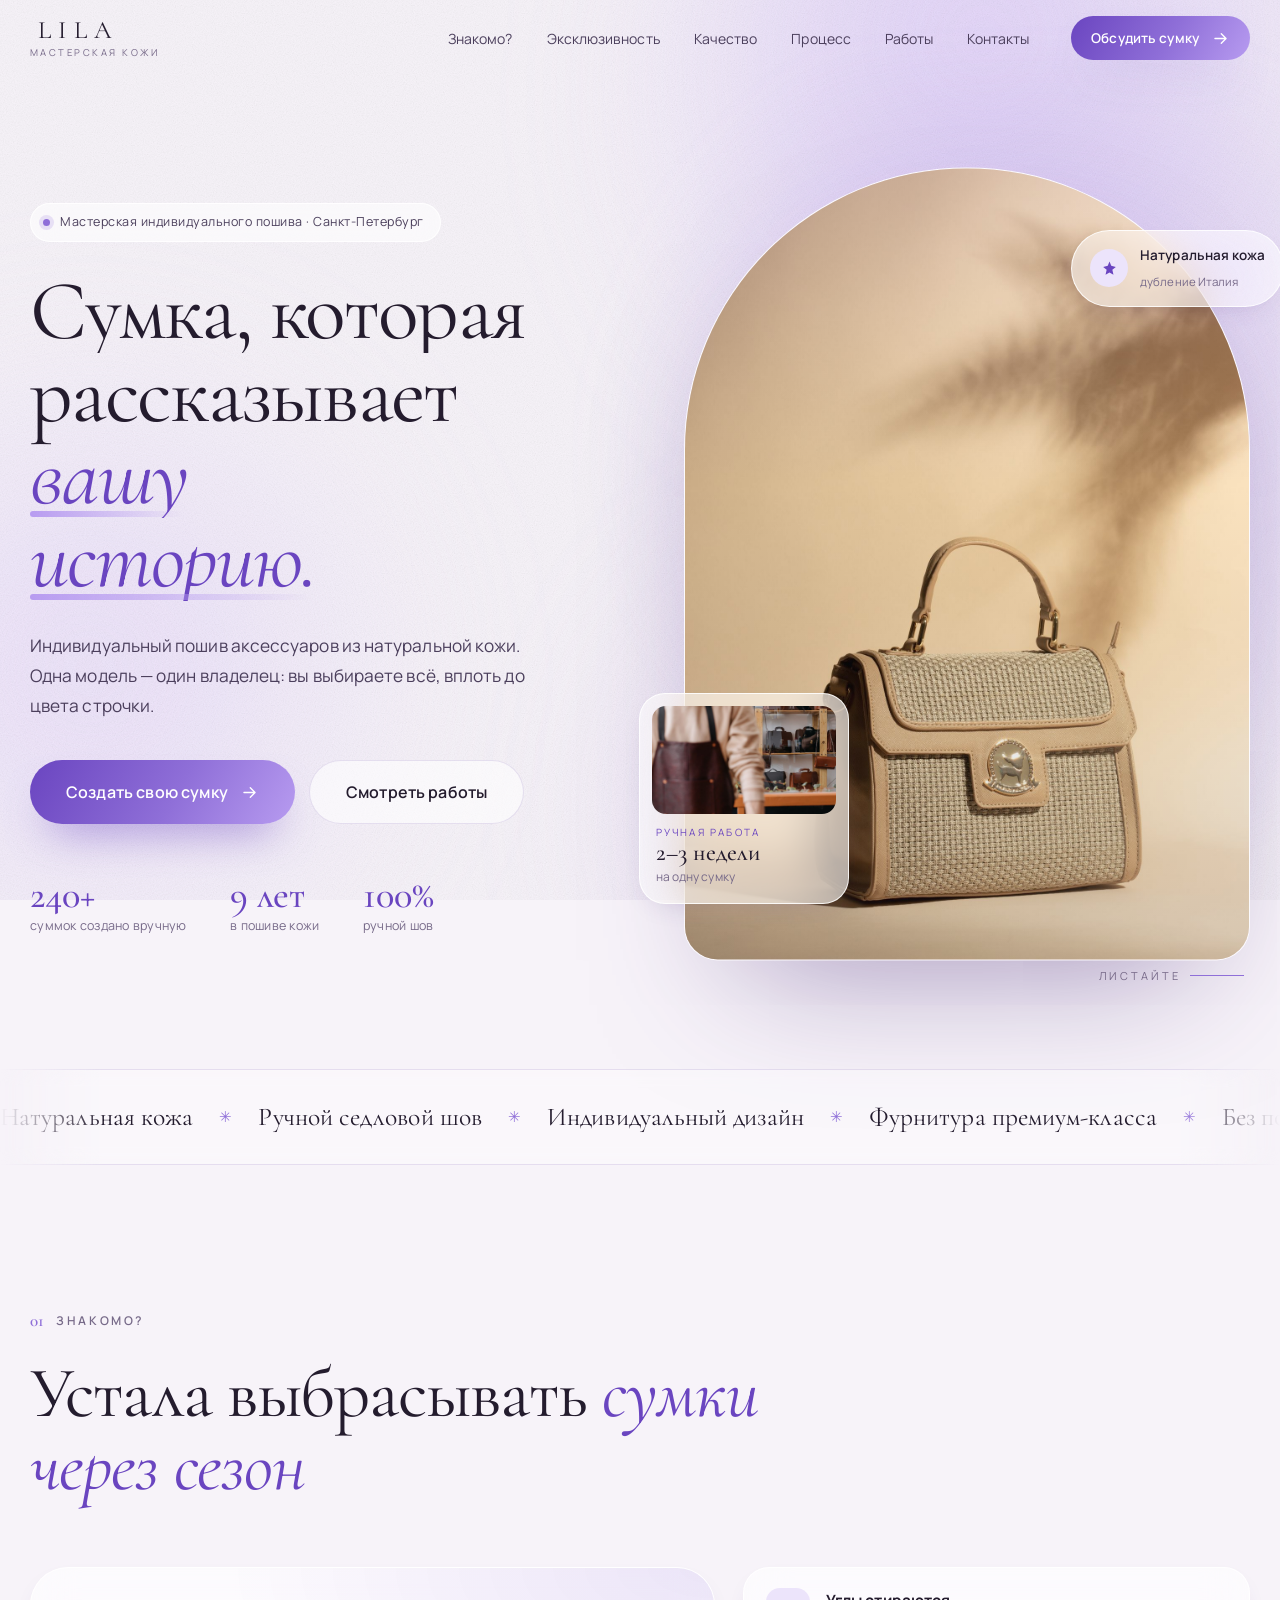
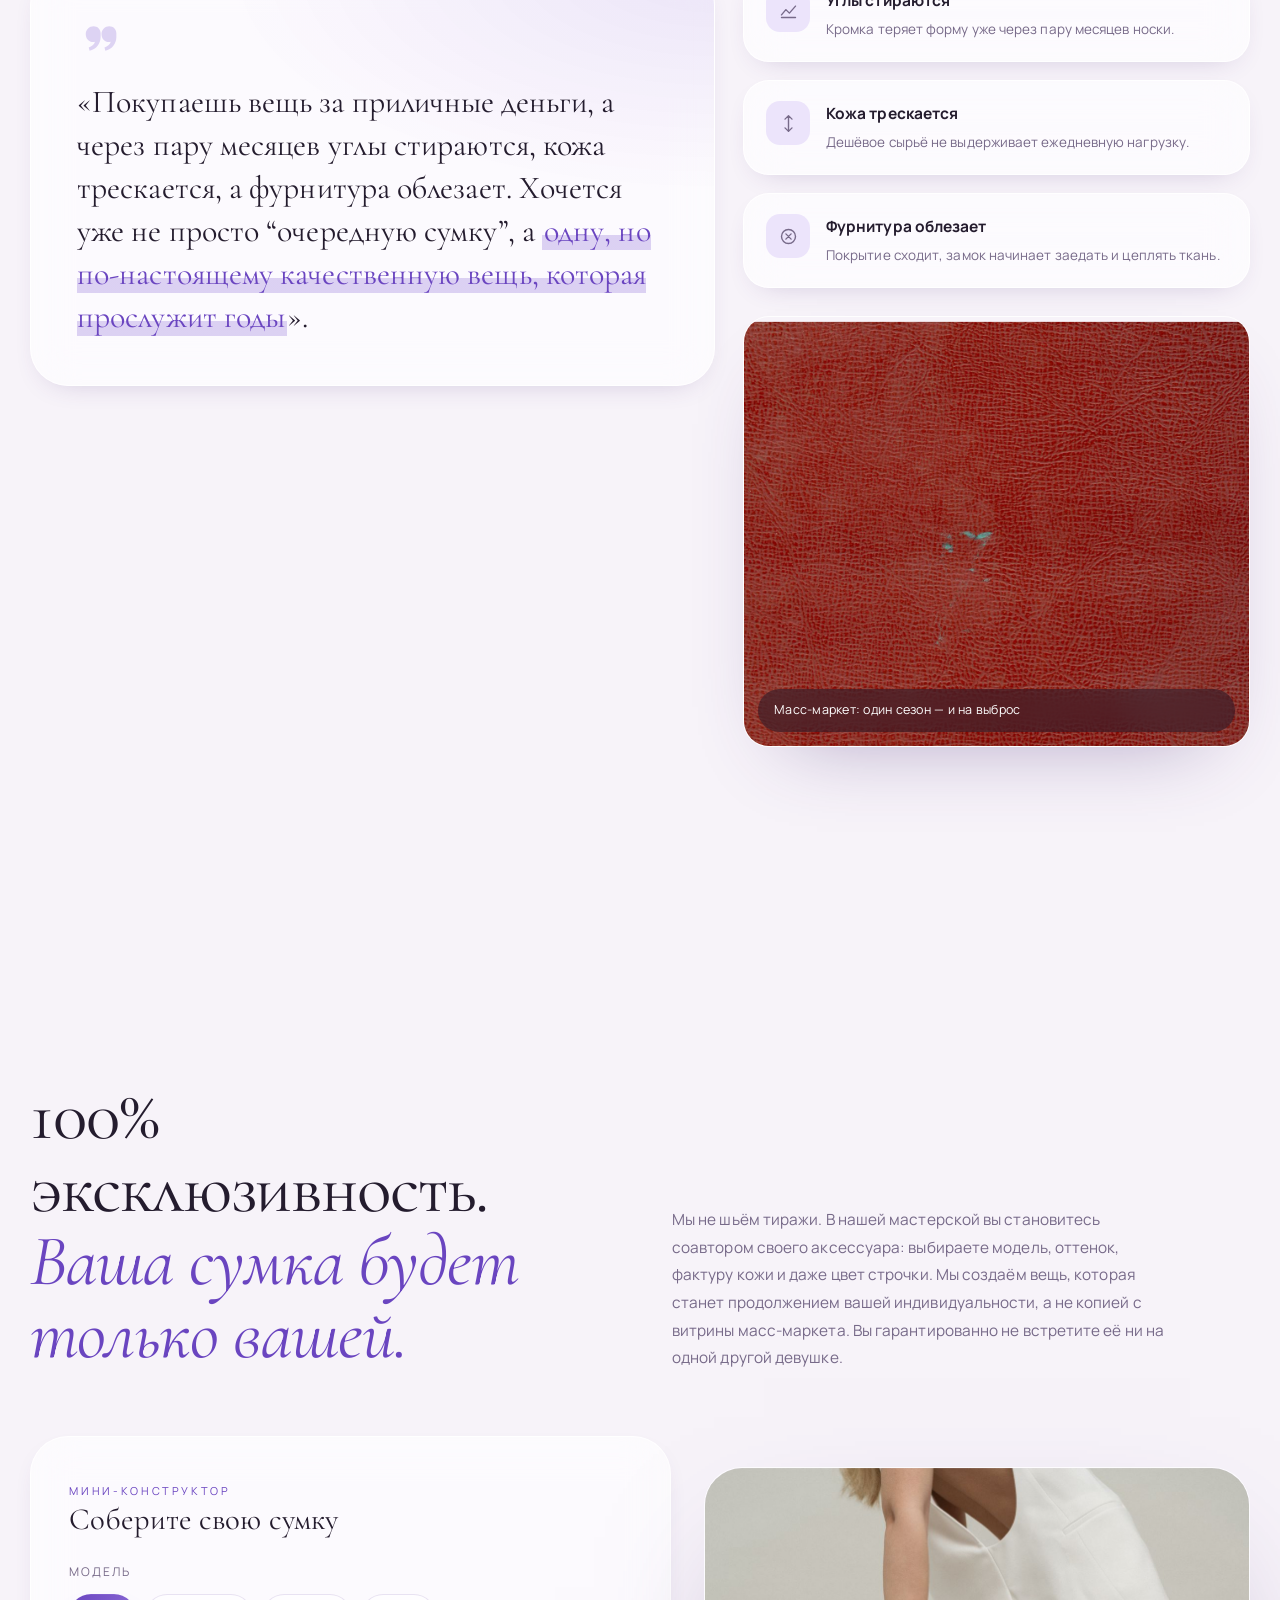
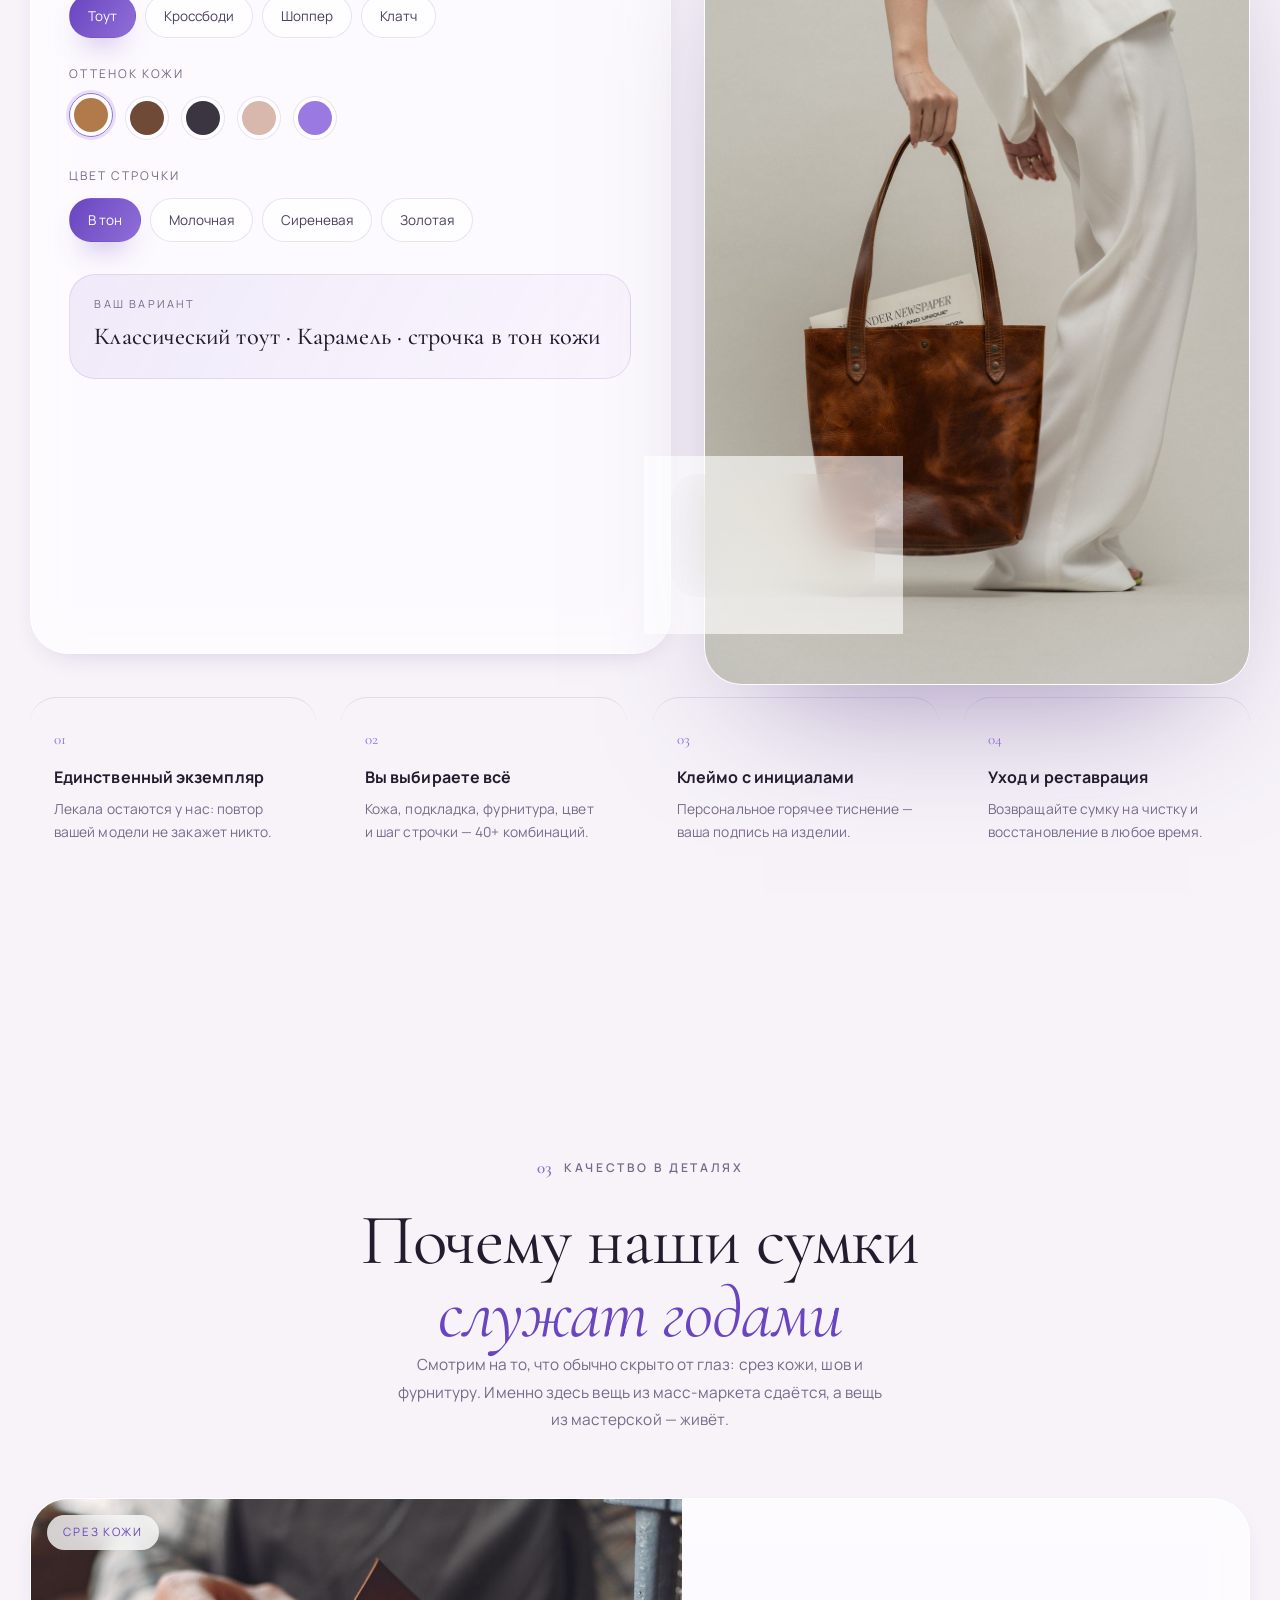
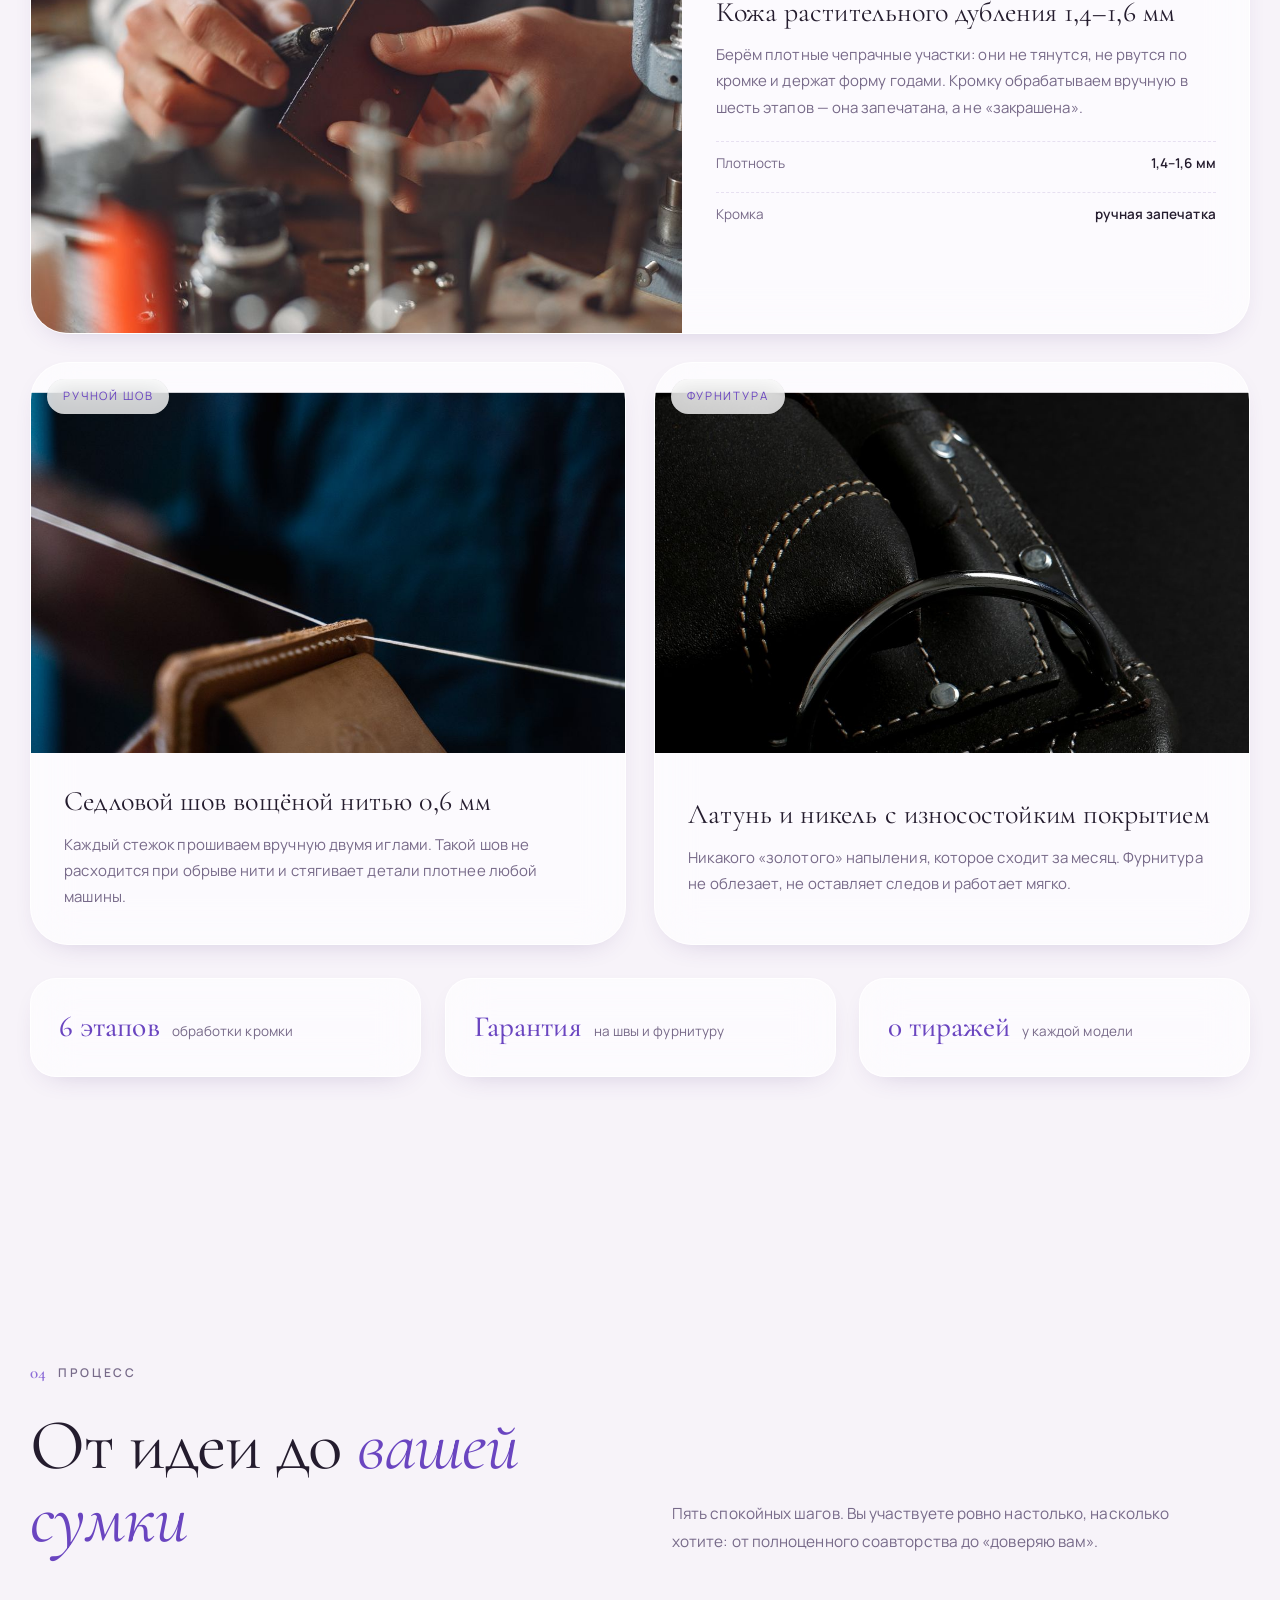
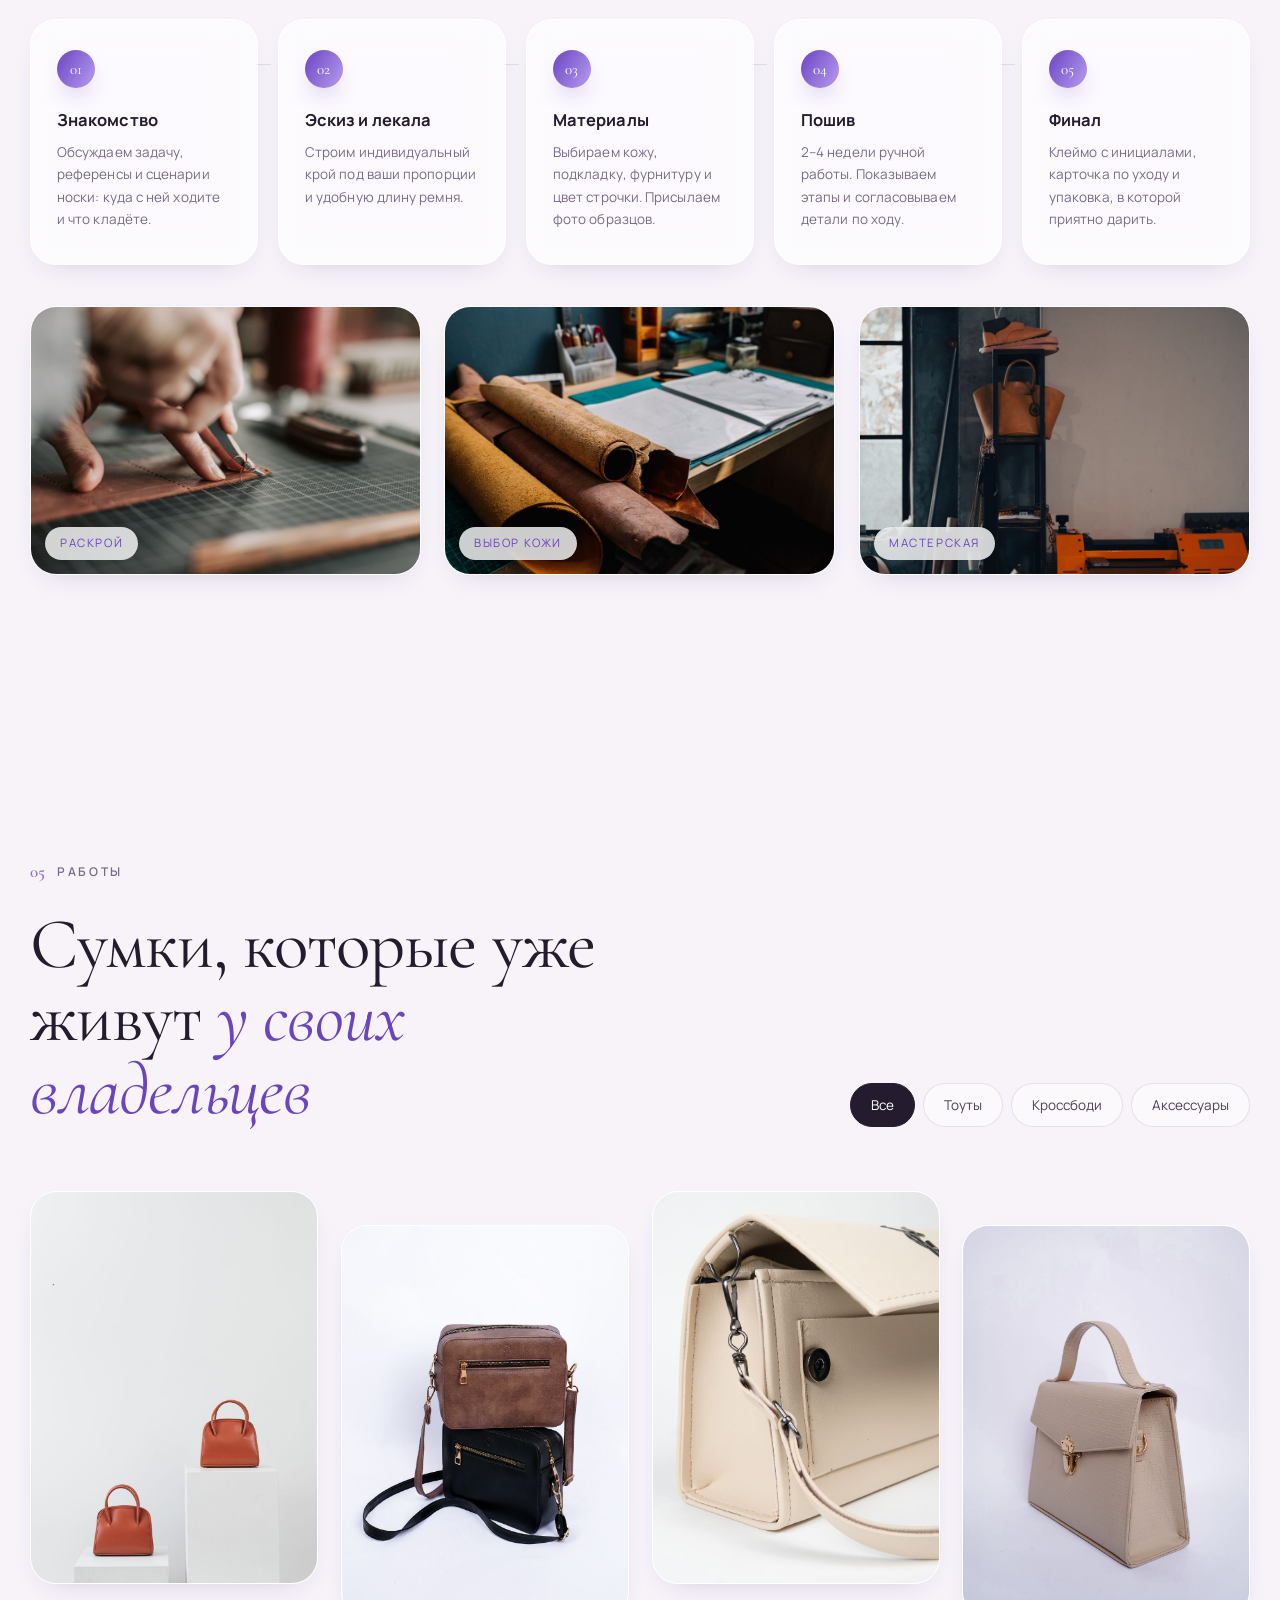
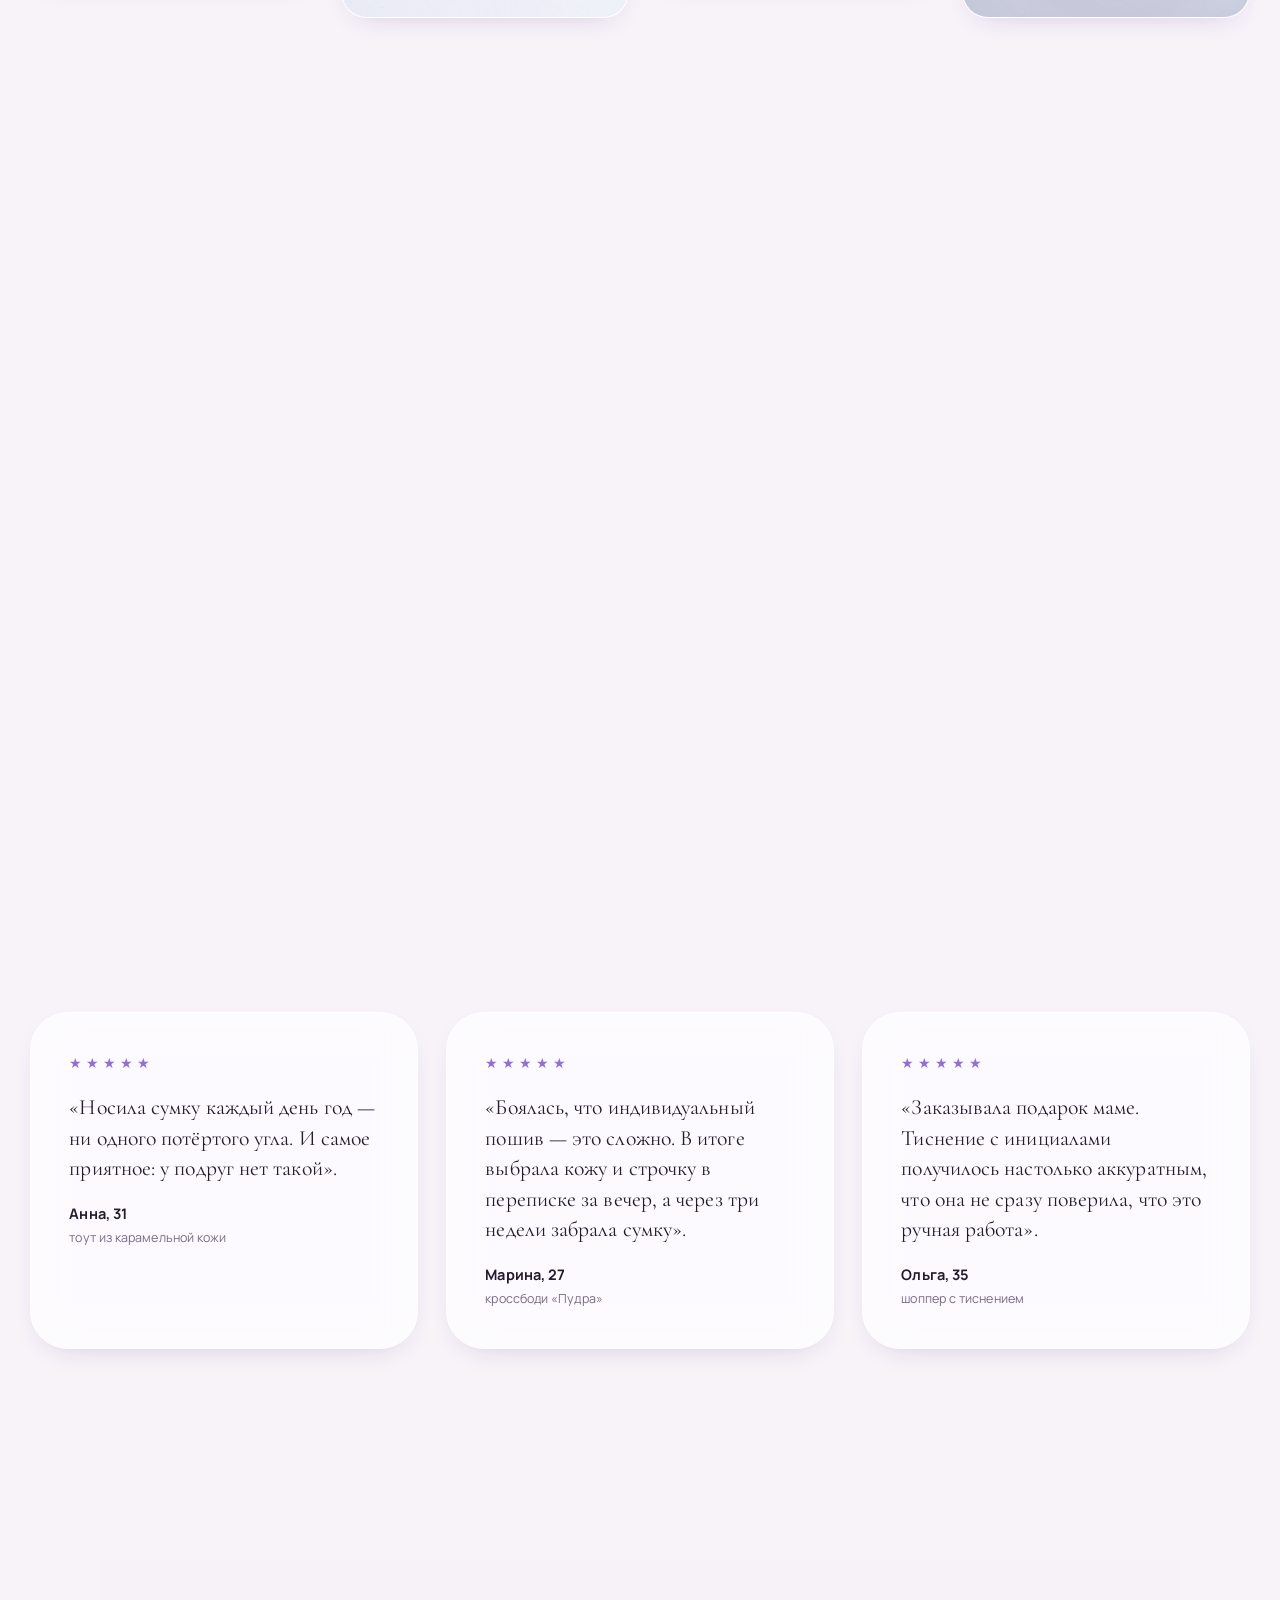
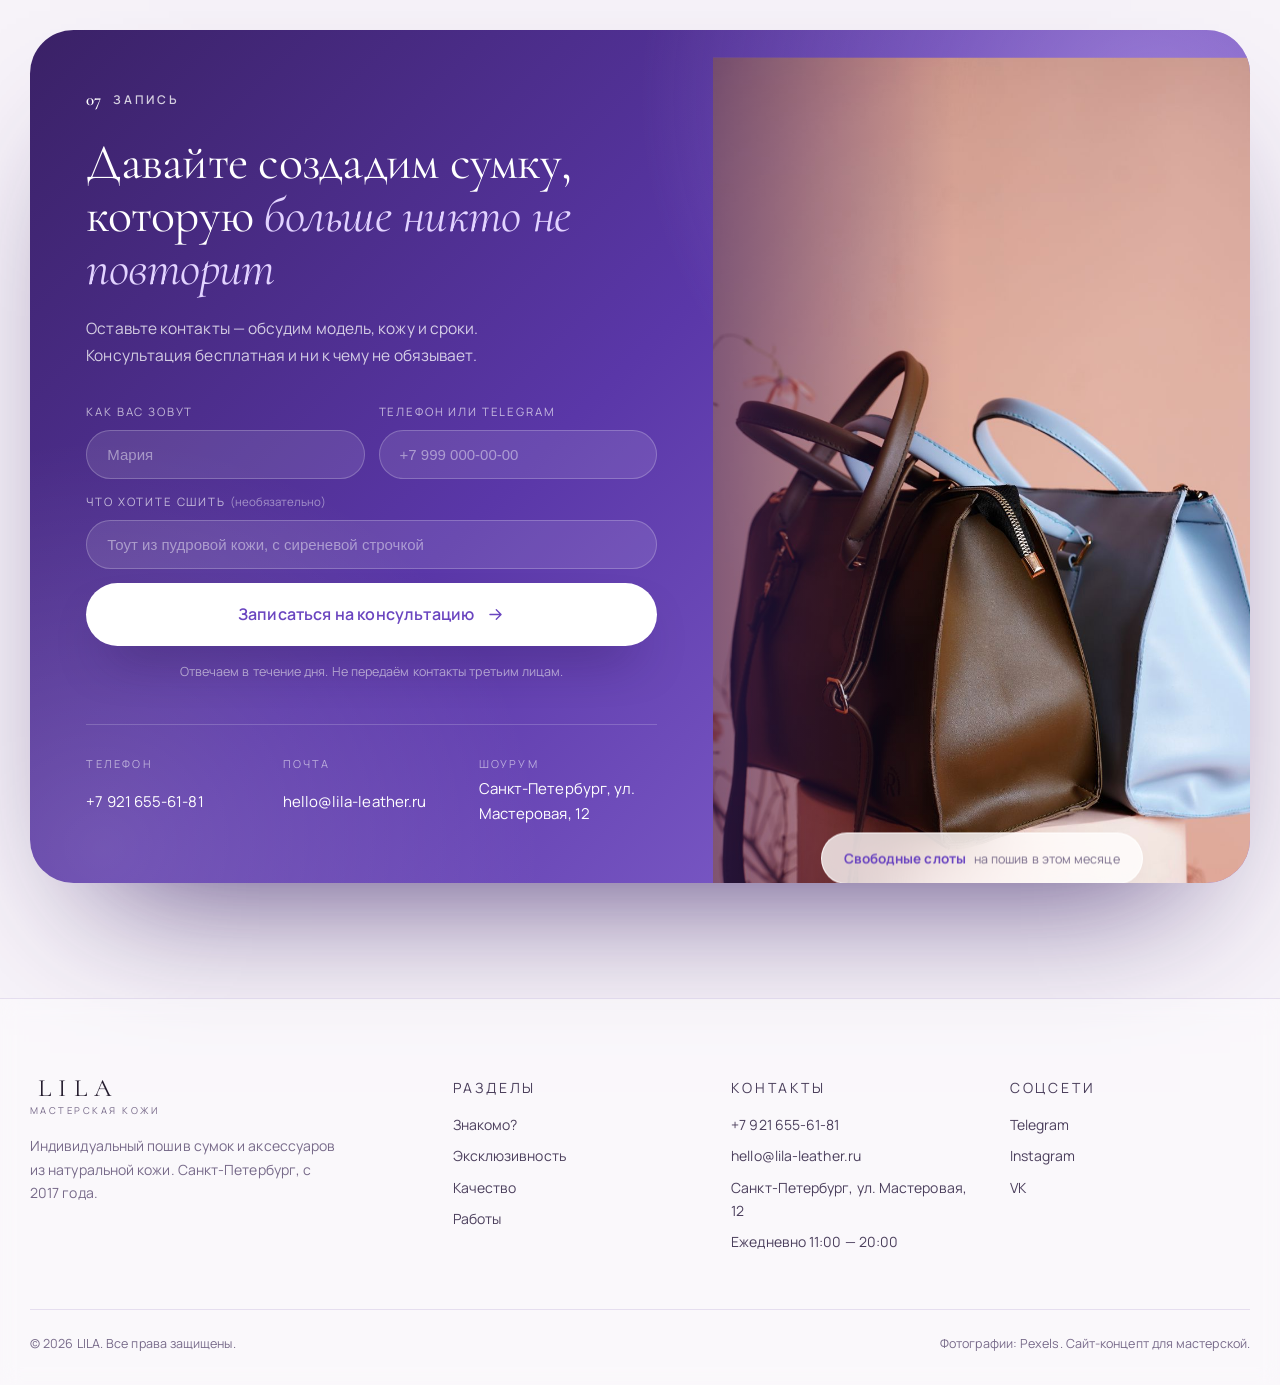
<file: index.html>
<!DOCTYPE html>
<html lang="ru">
<head>
  <meta charset="UTF-8" />
  <meta name="viewport" content="width=device-width, initial-scale=1.0" />
  <title>LILA — мастерская сумок и аксессуаров из натуральной кожи</title>
  <meta name="description" content="Индивидуальный пошив сумок и аксессуаров из натуральной кожи. Вы выбираете модель, оттенок, фактуру и цвет строчки — мы создаём единственную в своём роде вещь." />
  <meta property="og:title" content="LILA — сумка, которая рассказывает вашу историю" />
  <meta property="og:description" content="Мастерская индивидуального пошива аксессуаров из натуральной кожи." />
  <meta property="og:type" content="website" />
  <link rel="icon" href="assets/favicon.svg" type="image/svg+xml" />
  <link rel="stylesheet" href="styles.css" />
  <noscript>
    <style>
      /* Без JavaScript контент должен быть полностью виден. */
      .loader { display: none !important; }
      .reveal { opacity: 1 !important; transform: none !important; filter: none !important; }
      .hero__title .line > span { transform: none !important; }
    </style>
  </noscript>
</head>
<body>

  <!-- Preloader -->
  <div class="loader" id="loader" aria-hidden="true">
    <div class="loader__inner">
      <span class="loader__mark">LILA</span>
      <span class="loader__line"><i></i></span>
      <span class="loader__hint">мастерская кожи</span>
    </div>
  </div>

  <!-- Background décor -->
  <div class="bg" aria-hidden="true">
    <span class="bg__orb bg__orb--1"></span>
    <span class="bg__orb bg__orb--2"></span>
    <span class="bg__orb bg__orb--3"></span>
    <span class="bg__grain"></span>
  </div>

  <!-- Header -->
  <header class="header" id="header">
    <div class="header__progress"><i id="progressBar"></i></div>
    <div class="container header__inner">
      <a class="logo" href="#top" aria-label="LILA — на главную">
        <span class="logo__mark">LILA</span>
        <span class="logo__sub">мастерская кожи</span>
      </a>

      <nav class="nav" id="nav" aria-label="Основная навигация">
        <a href="#problem" class="nav__link">Знакомо?</a>
        <a href="#exclusive" class="nav__link">Эксклюзивность</a>
        <a href="#quality" class="nav__link">Качество</a>
        <a href="#process" class="nav__link">Процесс</a>
        <a href="#works" class="nav__link">Работы</a>
        <a href="#contacts" class="nav__link">Контакты</a>
      </nav>

      <div class="header__actions">
        <a href="#contacts" class="btn btn--primary btn--sm">
          <span>Обсудить сумку</span>
          <svg viewBox="0 0 24 24" aria-hidden="true"><path d="M5 12h13M13 6l6 6-6 6"/></svg>
        </a>
        <button class="burger" id="burger" aria-label="Открыть меню" aria-expanded="false" aria-controls="nav">
          <span></span><span></span>
        </button>
      </div>
    </div>
  </header>

  <main id="top">

    <!-- HERO -->
    <section class="hero" id="hero">
      <div class="container hero__inner">
        <div class="hero__content">
          <p class="eyebrow reveal">
            <span class="eyebrow__dot"></span>
            Мастерская индивидуального пошива · Санкт-Петербург
          </p>

          <h1 class="hero__title">
            <span class="line"><span>Сумка, которая</span></span>
            <span class="line"><span>рассказывает <em>вашу</em></span></span>
            <span class="line"><span><em>историю.</em></span></span>
          </h1>

          <p class="hero__lead reveal" style="--delay:.15s">
            Индивидуальный пошив аксессуаров из натуральной кожи.
            Одна модель — один владелец: вы выбираете всё, вплоть до цвета строчки.
          </p>

          <div class="hero__actions reveal" style="--delay:.25s">
            <a href="#contacts" class="btn btn--primary btn--lg">
              <span>Создать свою сумку</span>
              <svg viewBox="0 0 24 24" aria-hidden="true"><path d="M5 12h13M13 6l6 6-6 6"/></svg>
            </a>
            <a href="#works" class="btn btn--ghost btn--lg">
              <span>Смотреть работы</span>
            </a>
          </div>

          <ul class="hero__stats reveal" style="--delay:.35s">
            <li>
              <strong data-count="240" data-suffix="+">0</strong>
              <span>суммок создано вручную</span>
            </li>
            <li>
              <strong data-count="9" data-suffix="&nbsp;лет">0</strong>
              <span>в пошиве кожи</span>
            </li>
            <li>
              <strong data-count="100" data-suffix="%">0</strong>
              <span>ручной шов</span>
            </li>
          </ul>
        </div>

        <div class="hero__visual reveal" style="--delay:.2s">
          <div class="hero__glow" id="heroGlow"></div>

          <figure class="arch" data-parallax="0.06">
            <img src="assets/hero-bag.jpg" alt="Сумка из натуральной кожи ручной работы на светлом фоне" width="1400" height="2100" />
          </figure>

          <figure class="float-card glass" data-parallax="-0.09">
            <img src="assets/hero-atelier.jpg" alt="Мастер за работой в мастерской кожи" width="900" height="1350" loading="lazy" />
            <figcaption>
              <span class="float-card__eyebrow">Ручная работа</span>
              <strong>2–3 недели</strong>
              <span>на одну сумку</span>
            </figcaption>
          </figure>

          <div class="hero__badge glass" data-parallax="-0.14">
            <span class="hero__badge-icon">
              <svg viewBox="0 0 24 24" aria-hidden="true"><path d="M12 3l2.2 5.6L20 10l-4.4 3.6L17 20l-5-3-5 3 1.4-6.4L4 10l5.8-1.4z"/></svg>
            </span>
            <span>
              <strong>Натуральная кожа</strong>
              <small>дубление Италия</small>
            </span>
          </div>

          <a href="#problem" class="scroll-hint" aria-label="Прокрутить вниз">
            <span class="scroll-hint__text">листайте</span>
            <span class="scroll-hint__line"></span>
          </a>
        </div>
      </div>
    </section>

    <!-- MARQUEE -->
    <section class="marquee" aria-hidden="true">
      <div class="marquee__track">
        <span>Натуральная кожа</span><i>✳</i>
        <span>Ручной седловой шов</span><i>✳</i>
        <span>Индивидуальный дизайн</span><i>✳</i>
        <span>Фурнитура премиум-класса</span><i>✳</i>
        <span>Без повторов</span><i>✳</i>
        <span>Натуральная кожа</span><i>✳</i>
        <span>Ручной седловой шов</span><i>✳</i>
        <span>Индивидуальный дизайн</span><i>✳</i>
        <span>Фурнитура премиум-класса</span><i>✳</i>
        <span>Без повторов</span><i>✳</i>
      </div>
    </section>

    <!-- PROBLEM -->
    <section class="section problem" id="problem">
      <div class="container">
        <div class="section__head">
          <p class="label reveal"><i>01</i> Знакомо?</p>
          <h2 class="section__title reveal" style="--delay:.05s">
            Устала выбрасывать <em>сумки через сезон</em>
          </h2>
        </div>

        <div class="problem__grid">
          <blockquote class="quote glass reveal">
            <svg class="quote__mark" viewBox="0 0 24 24" aria-hidden="true"><path d="M9.5 7C7 7 5 9 5 11.5S6.8 16 9.2 16c.4 0 .8 0 1.1-.1-.5 1.6-1.9 2.8-3.6 3.2l.5 1.9c3.6-.8 6.3-4 6.3-7.9V11c0-2.4-1.8-4-4-4zm9 0c-2.5 0-4.5 2-4.5 4.5S15.8 16 18.2 16c.4 0 .8 0 1.1-.1-.5 1.6-1.9 2.8-3.6 3.2l.5 1.9c3.6-.8 6.3-4 6.3-7.9V11c0-2.4-1.8-4-4-4z"/></svg>
            <p>
              «Покупаешь вещь за приличные деньги, а через пару месяцев углы стираются,
              кожа трескается, а фурнитура облезает. Хочется уже не просто “очередную сумку”,
              а <mark>одну, но по-настоящему качественную вещь, которая прослужит годы</mark>».
            </p>
          </blockquote>

          <ul class="problem__list">
            <li class="pain glass reveal" style="--delay:.05s">
              <span class="pain__icon">
                <svg viewBox="0 0 24 24" aria-hidden="true"><path d="M4 17l5-6 4 4 7-8"/><path d="M4 20h16"/></svg>
              </span>
              <div>
                <strong>Углы стираются</strong>
                <span>Кромка теряет форму уже через пару месяцев носки.</span>
              </div>
            </li>
            <li class="pain glass reveal" style="--delay:.12s">
              <span class="pain__icon">
                <svg viewBox="0 0 24 24" aria-hidden="true"><path d="M12 3v18M8 7l4-4 4 4M8 17l4 4 4-4"/></svg>
              </span>
              <div>
                <strong>Кожа трескается</strong>
                <span>Дешёвое сырьё не выдерживает ежедневную нагрузку.</span>
              </div>
            </li>
            <li class="pain glass reveal" style="--delay:.19s">
              <span class="pain__icon">
                <svg viewBox="0 0 24 24" aria-hidden="true"><circle cx="12" cy="12" r="8"/><path d="M9 9l6 6M15 9l-6 6"/></svg>
              </span>
              <div>
                <strong>Фурнитура облезает</strong>
                <span>Покрытие сходит, замок начинает заедать и цеплять ткань.</span>
              </div>
            </li>
          </ul>

          <figure class="problem__photo reveal" style="--delay:.1s">
            <img src="assets/problem-texture.jpg" alt="Потёртая кожа старой сумки крупным планом" width="1200" height="1810" loading="lazy" data-parallax="0.05" />
            <figcaption>Масс-маркет: один сезон — и на выброс</figcaption>
          </figure>
        </div>
      </div>
    </section>

    <!-- EXCLUSIVE / USP -->
    <section class="section exclusive" id="exclusive">
      <div class="container">
        <div class="section__head section__head--split">
          <div>
            <p class="label reveal"><i>02</i> Наш подход</p>
            <h2 class="section__title reveal" style="--delay:.05s">
              100% эксклюзивность.<br />
              <em>Ваша сумка будет только вашей.</em>
            </h2>
          </div>
          <p class="section__lead reveal" style="--delay:.15s">
            Мы не шьём тиражи. В нашей мастерской вы становитесь соавтором своего аксессуара:
            выбираете модель, оттенок, фактуру кожи и даже цвет строчки. Мы создаём вещь,
            которая станет продолжением вашей индивидуальности, а не копией с витрины масс-маркета.
            Вы гарантированно не встретите её ни на одной другой девушке.
          </p>
        </div>

        <div class="exclusive__grid">
          <div class="config glass reveal">
            <div class="config__head">
              <span class="config__eyebrow">Мини-конструктор</span>
              <h3>Соберите свою сумку</h3>
            </div>

            <div class="config__row" data-group="model">
              <span class="config__label">Модель</span>
              <div class="chips" role="group" aria-label="Модель">
                <button class="chip is-active" data-value="Классический тоут">Тоут</button>
                <button class="chip" data-value="Кроссбоди">Кроссбоди</button>
                <button class="chip" data-value="Шоппер">Шоппер</button>
                <button class="chip" data-value="Клатч">Клатч</button>
              </div>
            </div>

            <div class="config__row" data-group="leather">
              <span class="config__label">Оттенок кожи</span>
              <div class="chips chips--swatch" role="group" aria-label="Оттенок кожи">
                <button class="swatch is-active" data-value="Карамель" data-color="#b07a4b" aria-label="Карамель"><i style="background:#b07a4b"></i></button>
                <button class="swatch" data-value="Мокко" data-color="#6f4a37" aria-label="Мокко"><i style="background:#6f4a37"></i></button>
                <button class="swatch" data-value="Графит" data-color="#3a3540" aria-label="Графит"><i style="background:#3a3540"></i></button>
                <button class="swatch" data-value="Пудра" data-color="#d8b7ad" aria-label="Пудра"><i style="background:#d8b7ad"></i></button>
                <button class="swatch" data-value="Сирень" data-color="#9a7ae0" aria-label="Сирень"><i style="background:#9a7ae0"></i></button>
              </div>
            </div>

            <div class="config__row" data-group="thread">
              <span class="config__label">Цвет строчки</span>
              <div class="chips" role="group" aria-label="Цвет строчки">
                <button class="chip is-active" data-value="в тон кожи">В тон</button>
                <button class="chip" data-value="молочная">Молочная</button>
                <button class="chip" data-value="сиреневая">Сиреневая</button>
                <button class="chip" data-value="золотая">Золотая</button>
              </div>
            </div>

            <div class="config__result">
              <span>Ваш вариант</span>
              <strong id="configResult">Классический тоут · Карамель · строчка в тон кожи</strong>
            </div>
          </div>

          <div class="exclusive__visual reveal" style="--delay:.1s">
            <figure class="frame" data-parallax="0.05">
              <img id="configImage" src="assets/usp-model.jpg" alt="Женщина с сумкой из натуральной кожи в минималистичной студии" width="1100" height="1650" loading="lazy" />
              <span class="frame__tint" id="configTint"></span>
            </figure>

            <div class="swatch-card glass" data-parallax="-0.08">
              <span class="swatch-card__label">Палитра сезона</span>
              <div class="swatch-card__dots">
                <i style="background:#b07a4b"></i>
                <i style="background:#6f4a37"></i>
                <i style="background:#d8b7ad"></i>
                <i style="background:#9a7ae0"></i>
                <i style="background:#3a3540"></i>
              </div>
              <span class="swatch-card__note">5 оттенков в наличии</span>
            </div>
          </div>
        </div>

        <ul class="usp">
          <li class="usp__item reveal">
            <span class="usp__num">01</span>
            <strong>Единственный экземпляр</strong>
            <p>Лекала остаются у нас: повтор вашей модели не закажет никто.</p>
          </li>
          <li class="usp__item reveal" style="--delay:.08s">
            <span class="usp__num">02</span>
            <strong>Вы выбираете всё</strong>
            <p>Кожа, подкладка, фурнитура, цвет и шаг строчки — 40+ комбинаций.</p>
          </li>
          <li class="usp__item reveal" style="--delay:.16s">
            <span class="usp__num">03</span>
            <strong>Клеймо с инициалами</strong>
            <p>Персональное горячее тиснение — ваша подпись на изделии.</p>
          </li>
          <li class="usp__item reveal" style="--delay:.24s">
            <span class="usp__num">04</span>
            <strong>Уход и реставрация</strong>
            <p>Возвращайте сумку на чистку и восстановление в любое время.</p>
          </li>
        </ul>
      </div>
    </section>

    <!-- QUALITY / DETAILS -->
    <section class="section quality" id="quality">
      <div class="container">
        <div class="section__head section__head--center">
          <p class="label reveal"><i>03</i> Качество в деталях</p>
          <h2 class="section__title reveal" style="--delay:.05s">
            Почему наши сумки <em>служат годами</em>
          </h2>
          <p class="section__lead reveal" style="--delay:.15s">
            Смотрим на то, что обычно скрыто от глаз: срез кожи, шов и фурнитуру.
            Именно здесь вещь из масс-маркета сдаётся, а вещь из мастерской — живёт.
          </p>
        </div>

        <div class="details">
          <figure class="detail detail--wide glass reveal">
            <div class="detail__media">
              <img src="assets/detail-edge.jpg" alt="Обработка и полировка среза кожи вручную" width="1100" height="733" loading="lazy" data-parallax="0.04" />
              <span class="detail__tag">Срез кожи</span>
            </div>
            <figcaption>
              <h3>Кожа растительного дубления 1,4–1,6 мм</h3>
              <p>Берём плотные чепрачные участки: они не тянутся, не рвутся по кромке и держат форму годами. Кромку обрабатываем вручную в шесть этапов — она запечатана, а не «закрашена».</p>
              <ul class="detail__specs">
                <li><span>Плотность</span><strong>1,4–1,6 мм</strong></li>
                <li><span>Кромка</span><strong>ручная запечатка</strong></li>
              </ul>
            </figcaption>
          </figure>

          <figure class="detail glass reveal" style="--delay:.08s">
            <div class="detail__media">
              <img src="assets/detail-stitch.jpg" alt="Крупный план ручного шва вощёной нитью на коже" width="1100" height="733" loading="lazy" data-parallax="0.06" />
              <span class="detail__tag">Ручной шов</span>
            </div>
            <figcaption>
              <h3>Седловой шов вощёной нитью 0,6 мм</h3>
              <p>Каждый стежок прошиваем вручную двумя иглами. Такой шов не расходится при обрыве нити и стягивает детали плотнее любой машины.</p>
            </figcaption>
          </figure>

          <figure class="detail glass reveal" style="--delay:.16s">
            <div class="detail__media">
              <img src="assets/detail-hardware.jpg" alt="Металлическая фурнитура и замок на кожаной сумке крупным планом" width="1100" height="1467" loading="lazy" data-parallax="0.06" />
              <span class="detail__tag">Фурнитура</span>
            </div>
            <figcaption>
              <h3>Латунь и никель с износостойким покрытием</h3>
              <p>Никакого «золотого» напыления, которое сходит за месяц. Фурнитура не облезает, не оставляет следов и работает мягко.</p>
            </figcaption>
          </figure>
        </div>

        <div class="quality__strip">
          <div class="glass reveal">
            <strong>6 этапов</strong>
            <span>обработки кромки</span>
          </div>
          <div class="glass reveal" style="--delay:.08s">
            <strong>Гарантия</strong>
            <span>на швы и фурнитуру</span>
          </div>
          <div class="glass reveal" style="--delay:.16s">
            <strong>0 тиражей</strong>
            <span>у каждой модели</span>
          </div>
        </div>
      </div>
    </section>

    <!-- PROCESS -->
    <section class="section process" id="process">
      <div class="container">
        <div class="section__head section__head--split">
          <div>
            <p class="label reveal"><i>04</i> Процесс</p>
            <h2 class="section__title reveal" style="--delay:.05s">
              От идеи до <em>вашей сумки</em>
            </h2>
          </div>
          <p class="section__lead reveal" style="--delay:.15s">
            Пять спокойных шагов. Вы участвуете ровно настолько, насколько хотите:
            от полноценного соавторства до «доверяю вам».
          </p>
        </div>

        <ol class="steps">
          <li class="step glass reveal">
            <span class="step__num">01</span>
            <h3>Знакомство</h3>
            <p>Обсуждаем задачу, референсы и сценарии носки: куда с ней ходите и что кладёте.</p>
          </li>
          <li class="step glass reveal" style="--delay:.07s">
            <span class="step__num">02</span>
            <h3>Эскиз и лекала</h3>
            <p>Строим индивидуальный крой под ваши пропорции и удобную длину ремня.</p>
          </li>
          <li class="step glass reveal" style="--delay:.14s">
            <span class="step__num">03</span>
            <h3>Материалы</h3>
            <p>Выбираем кожу, подкладку, фурнитуру и цвет строчки. Присылаем фото образцов.</p>
          </li>
          <li class="step glass reveal" style="--delay:.21s">
            <span class="step__num">04</span>
            <h3>Пошив</h3>
            <p>2–4 недели ручной работы. Показываем этапы и согласовываем детали по ходу.</p>
          </li>
          <li class="step glass reveal" style="--delay:.28s">
            <span class="step__num">05</span>
            <h3>Финал</h3>
            <p>Клеймо с инициалами, карточка по уходу и упаковка, в которой приятно дарить.</p>
          </li>
        </ol>

        <div class="process__media">
          <figure class="reveal">
            <img src="assets/craft-cut.jpg" alt="Раскрой кожи руками мастера" width="1100" height="733" loading="lazy" data-parallax="0.05" />
            <figcaption>Раскрой</figcaption>
          </figure>
          <figure class="reveal" style="--delay:.1s">
            <img src="assets/leather-rolls.jpg" alt="Рулоны натуральной кожи на столе мастерской" width="1100" height="733" loading="lazy" data-parallax="0.08" />
            <figcaption>Выбор кожи</figcaption>
          </figure>
          <figure class="reveal" style="--delay:.2s">
            <img src="assets/workshop.jpg" alt="Мастерская по пошиву кожаных изделий" width="1200" height="674" loading="lazy" data-parallax="0.11" />
            <figcaption>Мастерская</figcaption>
          </figure>
        </div>
      </div>
    </section>

    <!-- WORKS -->
    <section class="section works" id="works">
      <div class="container">
        <div class="section__head section__head--split">
          <div>
            <p class="label reveal"><i>05</i> Работы</p>
            <h2 class="section__title reveal" style="--delay:.05s">
              Сумки, которые уже живут <em>у своих владельцев</em>
            </h2>
          </div>
          <div class="filters reveal" style="--delay:.15s" role="group" aria-label="Фильтр работ">
            <button class="filter is-active" data-filter="all">Все</button>
            <button class="filter" data-filter="tote">Тоуты</button>
            <button class="filter" data-filter="cross">Кроссбоди</button>
            <button class="filter" data-filter="acc">Аксессуары</button>
          </div>
        </div>

        <div class="gallery" id="gallery">
          <a class="gallery__item glass reveal" data-cat="tote" href="#contacts">
            <img src="assets/gallery-2.jpg" alt="Кожаные сумки на белых подиумах" width="900" height="1350" loading="lazy" />
            <span class="gallery__overlay">
              <strong>Тоут «Мокко»</strong>
              <small>шоколадная кожа · молочная строчка</small>
            </span>
          </a>
          <a class="gallery__item glass reveal" data-cat="cross" style="--delay:.06s" href="#contacts">
            <img src="assets/gallery-1.jpg" alt="Минималистичные кожаные сумки светлых оттенков" width="900" height="1273" loading="lazy" />
            <span class="gallery__overlay">
              <strong>Кроссбоди «Пудра»</strong>
              <small>пудровая кожа · строчка в тон</small>
            </span>
          </a>
          <a class="gallery__item glass reveal" data-cat="acc" style="--delay:.12s" href="#contacts">
            <img src="assets/gallery-6.jpg" alt="Кремовый кожаный аксессуар с металлической деталью" width="900" height="1125" loading="lazy" />
            <span class="gallery__overlay">
              <strong>Кошелёк «Крем»</strong>
              <small>кремовая кожа · латунь</small>
            </span>
          </a>
          <a class="gallery__item glass reveal" data-cat="tote" style="--delay:.18s" href="#contacts">
            <img src="assets/gallery-5.jpg" alt="Бежевая кожаная сумка в студии" width="900" height="1273" loading="lazy" />
            <span class="gallery__overlay">
              <strong>Шоппер «Карамель»</strong>
              <small>карамельная кожа · контрастный шов</small>
            </span>
          </a>
          <a class="gallery__item glass reveal" data-cat="cross" style="--delay:.24s" href="#contacts">
            <img src="assets/gallery-4.jpg" alt="Чёрная кожаная сумка на светлом фоне" width="900" height="900" loading="lazy" />
            <span class="gallery__overlay">
              <strong>Кроссбоди «Графит»</strong>
              <small>чёрная кожа · никель</small>
            </span>
          </a>
          <a class="gallery__item glass reveal" data-cat="tote" style="--delay:.3s" href="#contacts">
            <img src="assets/gallery-3.jpg" alt="Кожаные сумки на подиуме в студии" width="900" height="1273" loading="lazy" />
            <span class="gallery__overlay">
              <strong>Тоут «Сирень»</strong>
              <small>сиреневая кожа · строчка в тон</small>
            </span>
          </a>
          <a class="gallery__item glass reveal" data-cat="cross" style="--delay:.36s" href="#contacts">
            <img src="assets/gallery-7.jpg" alt="Бежевая сумка с чёрными ручками" width="900" height="1273" loading="lazy" />
            <span class="gallery__overlay">
              <strong>Сумка «Дуэт»</strong>
              <small>бежевая кожа · чёрные ручки</small>
            </span>
          </a>
          <a class="gallery__item glass reveal" data-cat="acc" style="--delay:.42s" href="#contacts">
            <img src="assets/gallery-8.jpg" alt="Коричневая кожаная сумка в драматичном свете" width="900" height="1350" loading="lazy" />
            <span class="gallery__overlay">
              <strong>Сумка «Терракота»</strong>
              <small>рыжая кожа · античное зерно</small>
            </span>
          </a>
        </div>
      </div>
    </section>

    <!-- TESTIMONIALS -->
    <section class="section reviews" id="reviews">
      <div class="container">
        <div class="section__head section__head--center">
          <p class="label reveal"><i>06</i> Отзывы</p>
          <h2 class="section__title reveal" style="--delay:.05s">
            Их уже не встретишь <em>на других</em>
          </h2>
        </div>

        <div class="reviews__grid">
          <figure class="review glass reveal">
            <div class="review__stars" aria-label="5 из 5">★★★★★</div>
            <blockquote>«Носила сумку каждый день год — ни одного потёртого угла. И самое приятное: у подруг нет такой».</blockquote>
            <figcaption><strong>Анна, 31</strong><span>тоут из карамельной кожи</span></figcaption>
          </figure>
          <figure class="review glass reveal" style="--delay:.1s">
            <div class="review__stars" aria-label="5 из 5">★★★★★</div>
            <blockquote>«Боялась, что индивидуальный пошив — это сложно. В итоге выбрала кожу и строчку в переписке за вечер, а через три недели забрала сумку».</blockquote>
            <figcaption><strong>Марина, 27</strong><span>кроссбоди «Пудра»</span></figcaption>
          </figure>
          <figure class="review glass reveal" style="--delay:.2s">
            <div class="review__stars" aria-label="5 из 5">★★★★★</div>
            <blockquote>«Заказывала подарок маме. Тиснение с инициалами получилось настолько аккуратным, что она не сразу поверила, что это ручная работа».</blockquote>
            <figcaption><strong>Ольга, 35</strong><span>шоппер с тиснением</span></figcaption>
          </figure>
        </div>
      </div>
    </section>

    <!-- CTA / CONTACTS -->
    <section class="section cta" id="contacts">
      <div class="container">
        <div class="cta__card reveal">
          <div class="cta__bg" aria-hidden="true"></div>
          <div class="cta__content">
            <p class="label label--light"><i>07</i> Запись</p>
            <h2>Давайте создадим сумку, которую <em>больше никто не повторит</em></h2>
            <p class="cta__lead">
              Оставьте контакты — обсудим модель, кожу и сроки. Консультация бесплатная
              и ни к чему не обязывает.
            </p>

            <form class="form" id="form" novalidate>
              <div class="form__row">
                <label class="field">
                  <span>Как вас зовут</span>
                  <input type="text" name="name" placeholder="Мария" required autocomplete="name" maxlength="80" />
                </label>
                <label class="field">
                  <span>Телефон или Telegram</span>
                  <input type="text" name="contact" placeholder="+7 999 000-00-00" required autocomplete="tel" maxlength="80" />
                </label>
              </div>
              <label class="field field--full">
                <span>Что хотите сшить <i>(необязательно)</i></span>
                <input type="text" name="wish" placeholder="Тоут из пудровой кожи, с сиреневой строчкой" maxlength="300" />
              </label>

              <!-- Ловушка для спам-ботов: люди этого поля не видят и не заполняют -->
              <div class="hp" aria-hidden="true">
                <label>Не заполняйте это поле
                  <input type="text" name="company" tabindex="-1" autocomplete="off" />
                </label>
              </div>

              <button type="submit" class="btn btn--accent btn--lg btn--block">
                <span>Записаться на консультацию</span>
                <svg viewBox="0 0 24 24" aria-hidden="true"><path d="M5 12h13M13 6l6 6-6 6"/></svg>
              </button>
              <p class="form__note">Отвечаем в течение дня. Не передаём контакты третьим лицам.</p>
              <p class="form__success" id="formSuccess" role="status" hidden>
                Спасибо! Заявка отправлена — свяжемся с вами в ближайшее время. ✳
              </p>
              <p class="form__error" id="formError" role="alert" hidden>
                Не получилось отправить. Попробуйте ещё раз или напишите нам:
                <a href="tel:+79216556181">+7 921 655-61-81</a>,
                <a href="mailto:hello@lila-leather.ru">hello@lila-leather.ru</a>.
              </p>
            </form>

            <ul class="cta__contacts">
              <li><span>Телефон</span><a href="tel:+79216556181">+7 921 655-61-81</a></li>
              <li><span>Почта</span><a href="mailto:hello@lila-leather.ru">hello@lila-leather.ru</a></li>
              <li><span>Шоурум</span><address>Санкт-Петербург, ул. Мастеровая, 12</address></li>
            </ul>
          </div>

          <figure class="cta__photo" data-parallax="0.06">
            <img src="assets/cta-bag.jpg" alt="Кожаные сумки ручной работы в студии" width="1200" height="1697" loading="lazy" />
            <figcaption class="glass">
              <strong>Свободные слоты</strong>
              <span>на пошив в этом месяце</span>
            </figcaption>
          </figure>
        </div>
      </div>
    </section>
  </main>

  <!-- FOOTER -->
  <footer class="footer">
    <div class="container footer__inner">
      <div class="footer__brand">
        <a class="logo" href="#top">
          <span class="logo__mark">LILA</span>
          <span class="logo__sub">мастерская кожи</span>
        </a>
        <p>Индивидуальный пошив сумок и аксессуаров из натуральной кожи. Санкт-Петербург, с 2017 года.</p>
      </div>

      <nav class="footer__col" aria-label="Разделы">
        <span class="footer__title">Разделы</span>
        <a href="#problem">Знакомо?</a>
        <a href="#exclusive">Эксклюзивность</a>
        <a href="#quality">Качество</a>
        <a href="#works">Работы</a>
      </nav>

      <div class="footer__col">
        <span class="footer__title">Контакты</span>
        <a href="tel:+79216556181">+7 921 655-61-81</a>
        <a href="mailto:hello@lila-leather.ru">hello@lila-leather.ru</a>
        <span>Санкт-Петербург, ул. Мастеровая, 12</span>
        <span>Ежедневно 11:00 — 20:00</span>
      </div>

      <div class="footer__col">
        <span class="footer__title">Соцсети</span>
        <a href="#contacts">Telegram</a>
        <a href="#contacts">Instagram</a>
        <a href="#contacts">VK</a>
      </div>
    </div>

    <div class="container footer__bottom">
      <span>© <span id="year">2026</span> LILA. Все права защищены.</span>
      <span>Фотографии: Pexels. Сайт-концепт для мастерской.</span>
    </div>
  </footer>

  <script src="script.js"></script>
</body>
</html>
</file>
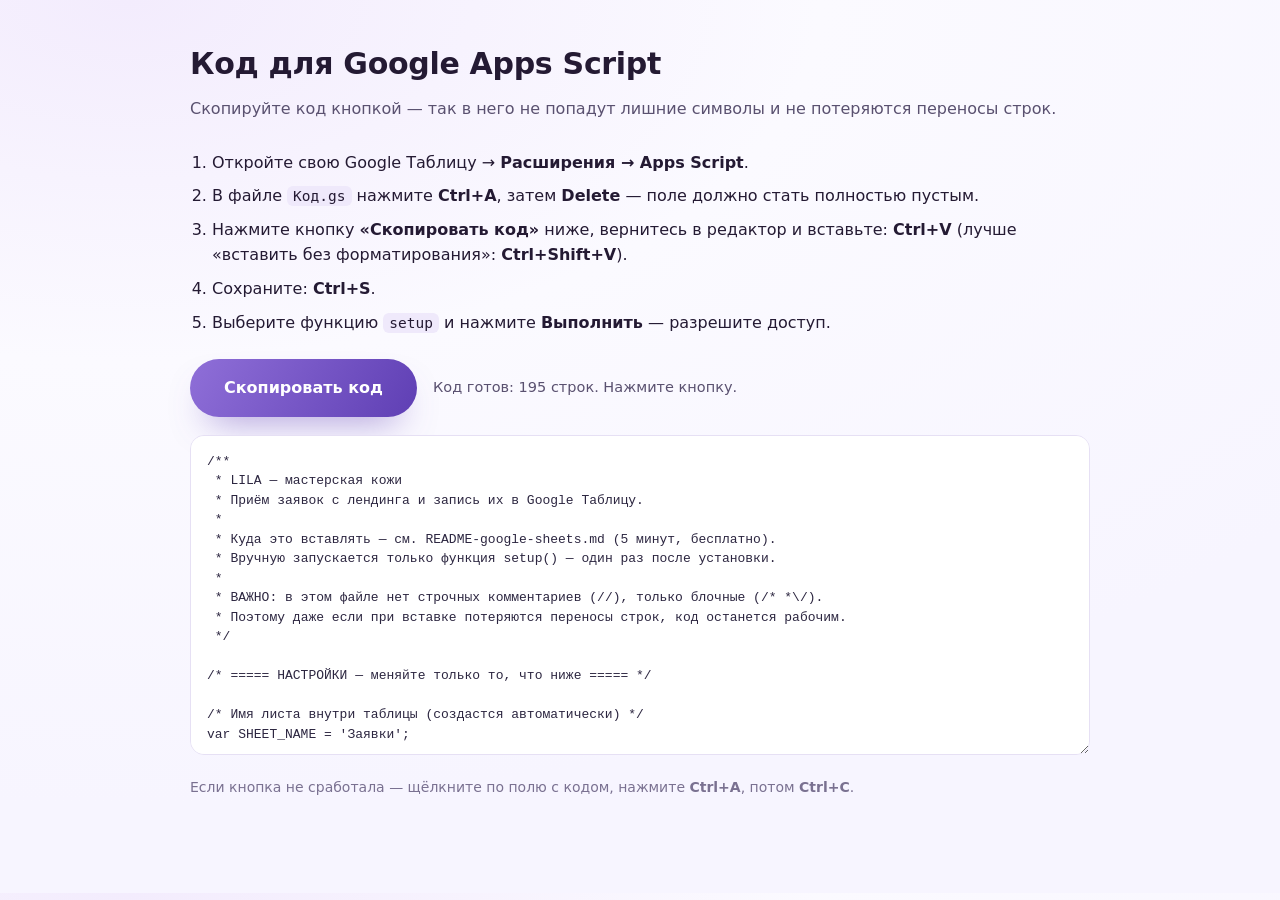
<file: google-sheets/copy-code.html>
<!DOCTYPE html>
<html lang="ru">
<head>
<meta charset="UTF-8" />
<meta name="viewport" content="width=device-width, initial-scale=1" />
<title>Код для Google Apps Script — LILA</title>
<style>
  :root { --lilac: #8f6fd8; --lilac-3: #5f3fb4; --ink: #241a33; --line: #e6e0f4; }
  * { box-sizing: border-box; }
  body {
    margin: 0;
    padding: 40px 24px 80px;
    font: 16px/1.6 "Segoe UI", system-ui, sans-serif;
    color: var(--ink);
    background: radial-gradient(120% 90% at 10% 0%, #f3ecfd 0%, #fbfaff 45%, #f7f5ff 100%);
  }
  main { max-width: 900px; margin: 0 auto; }
  h1 { font-size: 30px; margin: 0 0 8px; letter-spacing: -0.01em; }
  .lead { color: #5a5170; margin: 0 0 28px; }
  ol { padding-left: 22px; margin: 0 0 24px; }
  ol li { margin-bottom: 8px; }
  code { background: #efe9fb; border-radius: 6px; padding: 2px 6px; font-size: 14.5px; }
  .actions { display: flex; align-items: center; gap: 16px; flex-wrap: wrap; margin-bottom: 18px; }
  button {
    font: inherit; font-weight: 600; cursor: pointer;
    padding: 16px 34px; border: 0; border-radius: 999px;
    color: #fff; background: linear-gradient(120deg, var(--lilac), var(--lilac-3));
    box-shadow: 0 18px 36px -18px rgba(95, 63, 180, 0.7);
    transition: transform .2s ease, box-shadow .2s ease;
  }
  button:hover { transform: translateY(-2px); box-shadow: 0 24px 44px -18px rgba(95, 63, 180, 0.8); }
  button.done { background: linear-gradient(120deg, #4bb37e, #2f8f61); }
  #status { font-size: 14.5px; color: #5a5170; }
  #status.ok { color: #2f8f61; font-weight: 600; }
  #status.err { color: #c0392b; font-weight: 600; }
  textarea {
    width: 100%; height: 320px; resize: vertical;
    padding: 16px; border: 1px solid var(--line); border-radius: 14px;
    font: 13px/1.5 Consolas, "Courier New", monospace;
    background: #fff; color: #2c2640;
  }
  .hint { margin-top: 14px; font-size: 14px; color: #7a7191; }
</style>
</head>
<body>
<main>
  <h1>Код для Google Apps Script</h1>
  <p class="lead">Скопируйте код кнопкой — так в него не попадут лишние символы и не потеряются переносы строк.</p>

  <ol>
    <li>Откройте свою Google Таблицу → <b>Расширения → Apps Script</b>.</li>
    <li>В файле <code>Код.gs</code> нажмите <b>Ctrl+A</b>, затем <b>Delete</b> — поле должно стать полностью пустым.</li>
    <li>Нажмите кнопку <b>«Скопировать код»</b> ниже, вернитесь в редактор и вставьте: <b>Ctrl+V</b>
        (лучше «вставить без форматирования»: <b>Ctrl+Shift+V</b>).</li>
    <li>Сохраните: <b>Ctrl+S</b>.</li>
    <li>Выберите функцию <code>setup</code> и нажмите <b>Выполнить</b> — разрешите доступ.</li>
  </ol>

  <div class="actions">
    <button id="copy">Скопировать код</button>
    <span id="status">Загружаю код…</span>
  </div>

  <textarea id="code" readonly spellcheck="false" aria-label="Код для Apps Script"></textarea>
  <p class="hint">
    Если кнопка не сработала — щёлкните по полю с кодом, нажмите <b>Ctrl+A</b>, потом <b>Ctrl+C</b>.
  </p>
</main>

<script>
(function () {
  var area = document.getElementById('code');
  var btn = document.getElementById('copy');
  var status = document.getElementById('status');

  function setStatus(text, kind) {
    status.textContent = text;
    status.className = kind || '';
  }

  fetch('Code.gs', { cache: 'no-store' })
    .then(function (r) { return r.text(); })
    .then(function (text) {
      area.value = text;
      setStatus('Код готов: ' + text.split('\n').length + ' строк. Нажмите кнопку.');
      btn.disabled = false;
    })
    .catch(function () {
      setStatus('Не удалось загрузить Code.gs — откройте страницу через локальный сервер.', 'err');
    });

  btn.addEventListener('click', function () {
    var text = area.value;
    if (!text) return;
    var fallback = function () {
      area.focus();
      area.select();
      setStatus('Скопируйте вручную: Ctrl+C (текст уже выделен)', 'ok');
    };
    if (navigator.clipboard && navigator.clipboard.writeText) {
      navigator.clipboard.writeText(text).then(function () {
        setStatus('Скопировано! Вставьте в редактор Apps Script (Ctrl+V)', 'ok');
        btn.classList.add('done');
        btn.textContent = 'Скопировано ✓';
        setTimeout(function () {
          btn.classList.remove('done');
          btn.textContent = 'Скопировать код';
        }, 4000);
      }, fallback);
    } else {
      fallback();
    }
  });
})();
</script>
</body>
</html>
</file>
<file: styles.css>
/* ============================================================
   LILA — мастерская сумок и аксессуаров из натуральной кожи
   ============================================================ */

/* ---------- Fonts (self-hosted) ---------- */
@font-face {
  font-family: 'Cormorant Garamond';
  font-style: normal;
  font-weight: 300 600;
  font-display: swap;
  src: url('assets/fonts/cormorant-normal-cyrillic.woff2') format('woff2');
  unicode-range: U+0301, U+0400-045F, U+0490-0491, U+04B0-04B1, U+2116;
}
@font-face {
  font-family: 'Cormorant Garamond';
  font-style: normal;
  font-weight: 300 600;
  font-display: swap;
  src: url('assets/fonts/cormorant-normal-latin.woff2') format('woff2');
  unicode-range: U+0000-00FF, U+0100-02FF, U+2000-206F, U+20AC, U+2122, U+2191, U+2193, U+2212, U+2215, U+FEFF, U+FFFD;
}
@font-face {
  font-family: 'Cormorant Garamond';
  font-style: italic;
  font-weight: 300 600;
  font-display: swap;
  src: url('assets/fonts/cormorant-italic-cyrillic.woff2') format('woff2');
  unicode-range: U+0301, U+0400-045F, U+0490-0491, U+04B0-04B1, U+2116;
}
@font-face {
  font-family: 'Cormorant Garamond';
  font-style: italic;
  font-weight: 300 600;
  font-display: swap;
  src: url('assets/fonts/cormorant-italic-latin.woff2') format('woff2');
  unicode-range: U+0000-00FF, U+0100-02FF, U+2000-206F, U+20AC, U+2122, U+2191, U+2193, U+2212, U+2215, U+FEFF, U+FFFD;
}
@font-face {
  font-family: 'Manrope';
  font-style: normal;
  font-weight: 200 800;
  font-display: swap;
  src: url('assets/fonts/manrope-cyrillic.woff2') format('woff2');
  unicode-range: U+0301, U+0400-045F, U+0490-0491, U+04B0-04B1, U+2116;
}
@font-face {
  font-family: 'Manrope';
  font-style: normal;
  font-weight: 200 800;
  font-display: swap;
  src: url('assets/fonts/manrope-cyrillic-ext.woff2') format('woff2');
  unicode-range: U+0460-052F, U+1C80-1C8A, U+20B4, U+2DE0-2DFF, U+A640-A69F, U+FE2E-FE2F;
}
@font-face {
  font-family: 'Manrope';
  font-style: normal;
  font-weight: 200 800;
  font-display: swap;
  src: url('assets/fonts/manrope-latin.woff2') format('woff2');
  unicode-range: U+0000-00FF, U+0100-02FF, U+2000-206F, U+20AC, U+2122, U+2191, U+2193, U+2212, U+2215, U+FEFF, U+FFFD;
}

/* ---------- Tokens ---------- */
:root {
  --bg: #f7f3f9;
  --bg-2: #fbf9fc;
  --ink: #241c2e;
  --ink-soft: #4b3f5c;
  --muted: #776a89;
  --line: rgba(120, 88, 176, 0.16);

  --lilac: #8f6fd8;
  --lilac-2: #b79bf0;
  --lilac-3: #6a45c0;
  --lilac-soft: #ece4fb;
  --lilac-tint: rgba(143, 111, 216, 0.12);

  --glass: rgba(255, 255, 255, 0.62);
  --glass-strong: rgba(255, 255, 255, 0.8);
  --glass-border: rgba(255, 255, 255, 0.85);

  --shadow-sm: 0 10px 30px -18px rgba(74, 46, 120, 0.32);
  --shadow: 0 34px 80px -46px rgba(74, 46, 120, 0.45);
  --shadow-lg: 0 60px 140px -60px rgba(74, 46, 120, 0.55);

  --r-sm: 16px;
  --r: 26px;
  --r-lg: 38px;
  --r-pill: 999px;

  --serif: 'Cormorant Garamond', 'Times New Roman', serif;
  --sans: 'Manrope', -apple-system, 'Segoe UI', Roboto, sans-serif;

  --ease: cubic-bezier(0.22, 1, 0.36, 1);
  --container: 1220px;
  --header-h: 84px;
}

/* ---------- Reset ---------- */
*, *::before, *::after { box-sizing: border-box; }
* { margin: 0; padding: 0; }

html {
  scroll-behavior: smooth;
  scroll-padding-top: calc(var(--header-h) + 24px);
  -webkit-text-size-adjust: 100%;
  overflow-x: clip;
}

body {
  font-family: var(--sans);
  font-weight: 400;
  background: var(--bg);
  color: var(--ink);
  line-height: 1.65;
  font-size: 16.5px;
  letter-spacing: 0.005em;
  overflow-x: hidden;
  -webkit-font-smoothing: antialiased;
  text-rendering: optimizeLegibility;
}

body.is-locked { overflow: hidden; }

img { max-width: 100%; display: block; height: auto; }
a { color: inherit; text-decoration: none; }
button { font: inherit; color: inherit; background: none; border: 0; cursor: pointer; }
address { font-style: normal; }
em { font-style: italic; }

::selection { background: var(--lilac-2); color: #fff; }

:focus-visible {
  outline: 2px solid var(--lilac);
  outline-offset: 3px;
  border-radius: 6px;
}

/* ---------- Layout helpers ---------- */
.container {
  width: min(100% - 48px, var(--container));
  margin-inline: auto;
}

.section { padding: clamp(80px, 11vw, 160px) 0; position: relative; }

.section__head { margin-bottom: clamp(40px, 5vw, 72px); max-width: 780px; }
.section__head--center { margin-inline: auto; text-align: center; }
.section__head--split {
  display: grid;
  grid-template-columns: minmax(0, 1fr) minmax(0, 1fr);
  gap: clamp(24px, 5vw, 80px);
  align-items: end;
  max-width: none;
}

.section__title {
  font-family: var(--serif);
  font-weight: 400;
  font-size: clamp(38px, 5.6vw, 78px);
  line-height: 1.02;
  letter-spacing: -0.015em;
}

.section__title em {
  font-style: italic;
  color: var(--lilac-3);
}

.section__lead {
  color: var(--muted);
  font-size: clamp(15px, 1.2vw, 18px);
  line-height: 1.8;
  max-width: 56ch;
}
.section__head--center .section__lead { margin-inline: auto; }

.label {
  display: inline-flex;
  align-items: center;
  gap: 12px;
  font-size: 12px;
  font-weight: 600;
  letter-spacing: 0.22em;
  text-transform: uppercase;
  color: var(--muted);
  margin-bottom: 22px;
}
.label i {
  font-style: normal;
  color: var(--lilac);
  font-family: var(--serif);
  font-size: 17px;
  letter-spacing: 0;
}
.label--light { color: rgba(255, 255, 255, 0.78); }
.label--light i { color: #fff; }

.glass {
  background: var(--glass);
  border: 1px solid var(--glass-border);
  backdrop-filter: blur(22px) saturate(150%);
  -webkit-backdrop-filter: blur(22px) saturate(150%);
  box-shadow: var(--shadow-sm);
}

/* ---------- Buttons ---------- */
.btn {
  --btn-bg: var(--lilac);
  position: relative;
  display: inline-flex;
  align-items: center;
  justify-content: center;
  gap: 12px;
  padding: 15px 30px;
  border-radius: var(--r-pill);
  font-weight: 600;
  font-size: 15px;
  letter-spacing: 0.01em;
  white-space: nowrap;
  overflow: hidden;
  transition: transform 0.5s var(--ease), box-shadow 0.5s var(--ease), color 0.4s ease, background 0.4s ease;
}
.btn svg {
  width: 19px; height: 19px;
  fill: none; stroke: currentColor; stroke-width: 1.7;
  stroke-linecap: round; stroke-linejoin: round;
  transition: transform 0.5s var(--ease);
}
.btn > span { position: relative; z-index: 2; }
.btn svg { position: relative; z-index: 2; }

.btn--primary {
  background: linear-gradient(120deg, var(--lilac-3), var(--lilac) 55%, var(--lilac-2));
  color: #fff;
  box-shadow: 0 22px 44px -20px rgba(106, 69, 192, 0.75);
}
.btn--primary::after {
  content: '';
  position: absolute; inset: 0;
  background: linear-gradient(120deg, var(--lilac-2), var(--lilac-3));
  opacity: 0;
  transition: opacity 0.5s ease;
}
.btn--primary:hover { transform: translateY(-3px); box-shadow: 0 30px 60px -22px rgba(106, 69, 192, 0.85); }
.btn--primary:hover::after { opacity: 1; }

.btn--ghost {
  background: rgba(255, 255, 255, 0.6);
  border: 1px solid var(--line);
  color: var(--ink);
  backdrop-filter: blur(14px);
}
.btn--ghost:hover { transform: translateY(-3px); background: #fff; box-shadow: var(--shadow-sm); }

.btn--accent {
  background: #fff;
  color: var(--lilac-3);
  box-shadow: 0 26px 50px -24px rgba(30, 10, 60, 0.7);
}
.btn--accent:hover { transform: translateY(-3px); box-shadow: 0 34px 62px -24px rgba(30, 10, 60, 0.8); }

.btn--sm { padding: 11px 20px; font-size: 13.5px; }
.btn--lg { padding: 18px 36px; font-size: 16px; }
.btn--block { width: 100%; }

.btn:hover svg { transform: translateX(5px); }

/* Состояние отправки формы */
.btn.is-loading,
.btn[disabled] { pointer-events: none; cursor: progress; }
.btn.is-loading svg { opacity: 0; }
.btn.is-loading::after {
  content: '';
  position: absolute;
  z-index: 3;
  top: 50%;
  right: 32px;
  width: 16px;
  height: 16px;
  margin-top: -8px;
  border-radius: 50%;
  border: 2px solid currentColor;
  border-top-color: transparent;
  animation: btnSpin 0.7s linear infinite;
}
@keyframes btnSpin { to { transform: rotate(360deg); } }

/* ---------- Background décor ---------- */
.bg { position: fixed; inset: 0; z-index: -1; pointer-events: none; overflow: hidden; }
.bg__orb {
  position: absolute;
  border-radius: 50%;
  filter: blur(90px);
  opacity: 0.55;
}
.bg__orb--1 {
  width: 62vw; height: 62vw; max-width: 900px; max-height: 900px;
  top: -22vw; right: -14vw;
  background: radial-gradient(circle at 40% 40%, #c9b0f7, rgba(201, 176, 247, 0) 68%);
}
.bg__orb--2 {
  width: 54vw; height: 54vw; max-width: 760px; max-height: 760px;
  top: 36%; left: -20vw;
  background: radial-gradient(circle at 50% 50%, #d9c6fb, rgba(217, 198, 251, 0) 70%);
  opacity: 0.5;
}
.bg__orb--3 {
  width: 50vw; height: 50vw; max-width: 700px; max-height: 700px;
  bottom: -18vw; right: 4vw;
  background: radial-gradient(circle at 50% 50%, #bfa2f2, rgba(191, 162, 242, 0) 72%);
  opacity: 0.45;
}
.bg__grain {
  position: absolute; inset: 0;
  opacity: 0.32;
  background-image: url("data:image/svg+xml,%3Csvg xmlns='http://www.w3.org/2000/svg' width='140' height='140'%3E%3Cfilter id='n'%3E%3CfeTurbulence type='fractalNoise' baseFrequency='0.9' numOctaves='3'/%3E%3CfeColorMatrix type='saturate' values='0'/%3E%3C/filter%3E%3Crect width='140' height='140' filter='url(%23n)' opacity='0.5'/%3E%3C/svg%3E");
  mix-blend-mode: multiply;
}

/* ---------- Loader ---------- */
.loader {
  position: fixed; inset: 0; z-index: 200;
  display: grid; place-items: center;
  background: var(--bg-2);
  transition: opacity 0.7s var(--ease), visibility 0.7s;
}
.loader.is-done { opacity: 0; visibility: hidden; }
.loader__inner { display: grid; justify-items: center; gap: 18px; }
.loader__mark {
  font-family: var(--serif);
  font-size: 40px;
  letter-spacing: 0.34em;
  text-indent: 0.34em;
  color: var(--lilac-3);
}
.loader__line { width: 150px; height: 2px; background: rgba(143, 111, 216, 0.18); overflow: hidden; border-radius: 2px; }
.loader__line i { display: block; height: 100%; width: 40%; background: var(--lilac); animation: load 1.1s var(--ease) infinite; }
@keyframes load { 0% { transform: translateX(-110%); } 100% { transform: translateX(320%); } }
.loader__hint { font-size: 11px; letter-spacing: 0.3em; text-transform: uppercase; color: var(--muted); }

/* ---------- Header ---------- */
.header {
  position: fixed; top: 0; left: 0; right: 0; z-index: 100;
  padding: 16px 0;
  transition: padding 0.5s var(--ease), background 0.5s ease, box-shadow 0.5s ease, backdrop-filter 0.5s ease;
}
.header.is-scrolled {
  padding: 8px 0;
  background: rgba(250, 247, 252, 0.72);
  backdrop-filter: blur(20px) saturate(160%);
  -webkit-backdrop-filter: blur(20px) saturate(160%);
  box-shadow: 0 18px 40px -34px rgba(74, 46, 120, 0.6);
}
.header__progress {
  position: absolute; left: 0; bottom: 0;
  width: 100%; height: 2px;
  background: transparent;
}
.header__progress i {
  display: block; height: 100%; width: 0;
  background: linear-gradient(90deg, var(--lilac-3), var(--lilac-2));
  transition: width 0.1s linear;
}
.header__inner { display: flex; align-items: center; gap: 28px; }

.logo { display: grid; line-height: 1; }
.logo__mark {
  font-family: var(--serif);
  font-size: 25px;
  letter-spacing: 0.3em;
  text-indent: 0.3em;
  color: var(--ink);
}
.logo__sub {
  font-size: 9.5px;
  letter-spacing: 0.26em;
  text-transform: uppercase;
  color: var(--muted);
  margin-top: 5px;
}

.nav { display: flex; gap: 6px; margin-left: auto; }
.nav__link {
  position: relative;
  padding: 9px 14px;
  border-radius: var(--r-pill);
  font-size: 14px;
  color: var(--ink-soft);
  transition: color 0.35s ease, background 0.35s ease;
}
.nav__link::after {
  content: '';
  position: absolute; left: 14px; right: 14px; bottom: 5px;
  height: 1px; background: var(--lilac);
  transform: scaleX(0); transform-origin: left;
  transition: transform 0.45s var(--ease);
}
.nav__link:hover { color: var(--lilac-3); }
.nav__link:hover::after { transform: scaleX(1); }

.header__actions { display: flex; align-items: center; gap: 14px; }

.burger { display: none; width: 44px; height: 44px; border-radius: 50%; border: 1px solid var(--line); position: relative; }
.burger span {
  position: absolute; left: 50%; top: 50%;
  width: 18px; height: 1.5px; background: var(--ink); border-radius: 2px;
  transition: transform 0.4s var(--ease), opacity 0.3s ease;
}
.burger span:nth-child(1) { transform: translate(-50%, -4px); }
.burger span:nth-child(2) { transform: translate(-50%, 4px); }
.burger.is-open span:nth-child(1) { transform: translate(-50%, 0) rotate(45deg); }
.burger.is-open span:nth-child(2) { transform: translate(-50%, 0) rotate(-45deg); }

/* ---------- Hero ---------- */
.hero {
  position: relative;
  padding: calc(var(--header-h) + clamp(40px, 7vw, 92px)) 0 clamp(60px, 8vw, 120px);
}
.hero__inner {
  display: grid;
  grid-template-columns: minmax(0, 1.02fr) minmax(0, 0.98fr);
  gap: clamp(32px, 5vw, 72px);
  align-items: center;
}

.eyebrow {
  display: inline-flex;
  align-items: center;
  gap: 10px;
  padding: 8px 16px 8px 12px;
  border-radius: var(--r-pill);
  background: rgba(255, 255, 255, 0.6);
  border: 1px solid var(--glass-border);
  backdrop-filter: blur(12px);
  font-size: 12.5px;
  letter-spacing: 0.04em;
  color: var(--ink-soft);
  margin-bottom: 28px;
}
.eyebrow__dot {
  width: 7px; height: 7px; border-radius: 50%;
  background: var(--lilac);
  box-shadow: 0 0 0 4px rgba(143, 111, 216, 0.18);
  animation: pulse 2.6s ease-in-out infinite;
}
@keyframes pulse { 50% { box-shadow: 0 0 0 9px rgba(143, 111, 216, 0.05); } }

.hero__title {
  font-family: var(--serif);
  font-weight: 400;
  font-size: clamp(46px, 6.6vw, 96px);
  line-height: 0.98;
  letter-spacing: -0.02em;
}
.hero__title .line { display: block; overflow: hidden; }
.hero__title .line > span {
  display: block;
  transform: translateY(110%);
  animation: heroLine 1.15s var(--ease) forwards;
}
.hero__title .line:nth-child(1) > span { animation-delay: 0.25s; }
.hero__title .line:nth-child(2) > span { animation-delay: 0.38s; }
.hero__title .line:nth-child(3) > span { animation-delay: 0.51s; }
@keyframes heroLine { to { transform: translateY(0); } }
.hero__title em {
  font-style: italic;
  color: var(--lilac-3);
  position: relative;
}
.hero__title em::after {
  content: '';
  position: absolute; left: 0; right: 0.06em; bottom: 0.12em;
  height: 0.07em;
  background: linear-gradient(90deg, var(--lilac-2), transparent);
  border-radius: 4px;
  transform-origin: left;
  animation: lineGrow 1s var(--ease) 1.1s backwards;
}
@keyframes lineGrow { from { transform: scaleX(0); } }

.hero__lead {
  margin-top: 30px;
  max-width: 46ch;
  color: var(--ink-soft);
  font-size: clamp(16px, 1.35vw, 19px);
  line-height: 1.75;
}

.hero__actions { display: flex; flex-wrap: wrap; gap: 14px; margin-top: 38px; }

.hero__stats {
  display: flex;
  gap: clamp(24px, 3.4vw, 52px);
  margin-top: 52px;
  list-style: none;
  flex-wrap: wrap;
}
.hero__stats li { display: grid; gap: 2px; }
.hero__stats strong {
  font-family: var(--serif);
  font-size: clamp(30px, 3vw, 44px);
  font-weight: 500;
  line-height: 1;
  color: var(--lilac-3);
}
.hero__stats span { font-size: 12.5px; color: var(--muted); letter-spacing: 0.02em; }

.hero__visual { position: relative; }
.hero__glow {
  position: absolute;
  inset: -12% -14% -6% -14%;
  background: radial-gradient(circle at 60% 40%, rgba(160, 124, 226, 0.4), transparent 62%);
  filter: blur(30px);
  z-index: 0;
  transition: transform 0.5s var(--ease);
}

.arch {
  position: relative;
  z-index: 1;
  border-radius: 320px 320px var(--r-lg) var(--r-lg);
  overflow: hidden;
  border: 1px solid rgba(255, 255, 255, 0.8);
  box-shadow: var(--shadow-lg);
  aspect-ratio: 4 / 5.6;
  background: #efe7f7;
}
.arch img { width: 100%; height: 100%; object-fit: cover; transform: scale(1.04); transition: transform 1.4s var(--ease); }
.arch:hover img { transform: scale(1.1); }
.arch::after {
  content: '';
  position: absolute; inset: 0;
  background: linear-gradient(180deg, rgba(143, 111, 216, 0.12), transparent 40%, rgba(36, 28, 46, 0.16));
  pointer-events: none;
}

.float-card {
  position: absolute;
  z-index: 3;
  left: -8%;
  bottom: 8%;
  width: 210px;
  padding: 12px;
  border-radius: var(--r);
  display: grid;
  gap: 10px;
  animation: float 7s ease-in-out infinite;
}
.float-card img { width: 100%; height: 108px; object-fit: cover; border-radius: calc(var(--r) - 12px); }
.float-card figcaption { display: grid; padding: 0 4px 4px; }
.float-card__eyebrow { font-size: 10px; letter-spacing: 0.22em; text-transform: uppercase; color: var(--lilac-3); }
.float-card figcaption strong { font-family: var(--serif); font-size: 24px; line-height: 1.1; font-weight: 500; }
.float-card figcaption span:last-child { font-size: 12px; color: var(--muted); }

@keyframes float { 50% { transform: translateY(-16px); } }

.hero__badge {
  position: absolute;
  z-index: 3;
  top: 7%;
  right: -6%;
  display: flex;
  align-items: center;
  gap: 12px;
  padding: 13px 18px;
  border-radius: var(--r-pill);
  animation: float 9s ease-in-out infinite 0.6s;
}
.hero__badge-icon {
  display: grid; place-items: center;
  width: 38px; height: 38px; border-radius: 50%;
  background: var(--lilac-soft);
  color: var(--lilac-3);
}
.hero__badge-icon svg { width: 19px; height: 19px; fill: currentColor; }
.hero__badge strong { display: block; font-size: 13.5px; font-weight: 600; }
.hero__badge small { font-size: 11.5px; color: var(--muted); }

.scroll-hint {
  position: absolute;
  z-index: 3;
  right: 6px;
  bottom: -18px;
  display: flex;
  align-items: center;
  gap: 10px;
  font-size: 11px;
  letter-spacing: 0.26em;
  text-transform: uppercase;
  color: var(--muted);
}
.scroll-hint__line { width: 54px; height: 1px; background: var(--line); position: relative; overflow: hidden; }
.scroll-hint__line::after {
  content: ''; position: absolute; inset: 0;
  background: var(--lilac);
  transform-origin: left;
  animation: scrollLine 2.4s var(--ease) infinite;
}
@keyframes scrollLine { 0% { transform: scaleX(0); } 55% { transform: scaleX(1); } 100% { transform: scaleX(1); opacity: 0; } }

/* ---------- Marquee ---------- */
.marquee {
  overflow: hidden;
  padding: 26px 0;
  border-top: 1px solid var(--line);
  border-bottom: 1px solid var(--line);
  background: rgba(255, 255, 255, 0.35);
  backdrop-filter: blur(8px);
  -webkit-mask-image: linear-gradient(90deg, transparent, #000 8%, #000 92%, transparent);
  mask-image: linear-gradient(90deg, transparent, #000 8%, #000 92%, transparent);
}
.marquee__track {
  display: flex;
  align-items: center;
  gap: 26px;
  width: max-content;
  animation: marquee 34s linear infinite;
}
.marquee__track span {
  font-family: var(--serif);
  font-size: clamp(20px, 2vw, 30px);
  color: var(--ink);
  white-space: nowrap;
}
.marquee__track i { color: var(--lilac); font-style: normal; font-size: 15px; }
@keyframes marquee { to { transform: translateX(-50%); } }

/* ---------- Problem ---------- */
.problem__grid {
  display: grid;
  grid-template-columns: minmax(0, 1.35fr) minmax(0, 1fr);
  grid-template-areas:
    'quote list'
    'quote photo';
  gap: clamp(18px, 2.2vw, 30px);
  align-items: start;
}
.quote {
  grid-area: quote;
  position: relative;
  padding: clamp(30px, 3.6vw, 56px);
  border-radius: var(--r-lg);
  overflow: hidden;
}
.quote::before {
  content: '';
  position: absolute; inset: 0;
  background: radial-gradient(120% 90% at 100% 0%, rgba(143, 111, 216, 0.16), transparent 60%);
  pointer-events: none;
}
.quote__mark {
  width: 42px; height: 42px; fill: var(--lilac); opacity: 0.28;
  margin-bottom: 18px;
}
.quote p {
  font-family: var(--serif);
  font-size: clamp(22px, 2.5vw, 36px);
  line-height: 1.34;
  color: var(--ink);
  position: relative;
}
.quote mark {
  background: linear-gradient(180deg, transparent 62%, rgba(143, 111, 216, 0.3) 62%);
  color: var(--lilac-3);
  padding: 0 2px;
}

.problem__list { grid-area: list; display: grid; gap: clamp(12px, 1.4vw, 18px); list-style: none; }
.pain {
  display: flex;
  gap: 16px;
  padding: 20px 22px;
  border-radius: var(--r);
  transition: transform 0.5s var(--ease), box-shadow 0.5s var(--ease), background 0.4s ease;
}
.pain:hover { transform: translateX(6px); background: var(--glass-strong); box-shadow: var(--shadow); }
.pain__icon {
  flex: 0 0 auto;
  display: grid; place-items: center;
  width: 44px; height: 44px; border-radius: 14px;
  background: var(--lilac-soft);
  color: var(--lilac-3);
}
.pain__icon svg { width: 21px; height: 21px; fill: none; stroke: currentColor; stroke-width: 1.6; stroke-linecap: round; stroke-linejoin: round; }
.pain strong { display: block; font-size: 15.5px; }
.pain span { font-size: 13.5px; color: var(--muted); line-height: 1.55; }

.problem__photo {
  grid-area: photo;
  position: relative;
  border-radius: var(--r);
  overflow: hidden;
  border: 1px solid var(--glass-border);
  box-shadow: var(--shadow);
  aspect-ratio: 4 / 3.4;
}
.problem__photo img { width: 100%; height: 112%; object-fit: cover; }
.problem__photo figcaption {
  position: absolute; left: 14px; bottom: 14px; right: 14px;
  padding: 11px 16px;
  border-radius: var(--r-pill);
  background: rgba(28, 20, 38, 0.5);
  backdrop-filter: blur(12px);
  color: #fff;
  font-size: 12.5px;
  letter-spacing: 0.02em;
}

/* ---------- Exclusive ---------- */
.exclusive__grid {
  display: grid;
  grid-template-columns: minmax(0, 1.08fr) minmax(0, 0.92fr);
  gap: clamp(20px, 2.6vw, 36px);
  align-items: stretch;
}

.config {
  border-radius: var(--r-lg);
  padding: clamp(26px, 3vw, 44px);
  display: grid;
  gap: 26px;
  align-content: start;
}
.config__head h3 { font-family: var(--serif); font-size: clamp(26px, 2.4vw, 38px); font-weight: 400; line-height: 1.1; }
.config__eyebrow { font-size: 11px; letter-spacing: 0.24em; text-transform: uppercase; color: var(--lilac-3); }
.config__row { display: grid; gap: 12px; }
.config__label { font-size: 12px; letter-spacing: 0.16em; text-transform: uppercase; color: var(--muted); }
.chips { display: flex; flex-wrap: wrap; gap: 9px; }
.chip {
  padding: 10px 18px;
  border-radius: var(--r-pill);
  border: 1px solid var(--line);
  background: rgba(255, 255, 255, 0.5);
  font-size: 13.5px;
  color: var(--ink-soft);
  transition: all 0.4s var(--ease);
}
.chip:hover { transform: translateY(-2px); border-color: var(--lilac-2); }
.chip.is-active {
  background: linear-gradient(120deg, var(--lilac-3), var(--lilac));
  border-color: transparent;
  color: #fff;
  box-shadow: 0 16px 30px -16px rgba(106, 69, 192, 0.8);
}
.chips--swatch { gap: 12px; }
.swatch {
  width: 44px; height: 44px;
  border-radius: 50%;
  padding: 4px;
  border: 1px solid var(--line);
  background: rgba(255, 255, 255, 0.6);
  transition: all 0.4s var(--ease);
}
.swatch i { display: block; width: 100%; height: 100%; border-radius: 50%; }
.swatch:hover { transform: translateY(-3px); }
.swatch.is-active { border-color: var(--lilac); box-shadow: 0 0 0 3px rgba(143, 111, 216, 0.2); transform: translateY(-3px); }

.config__result {
  margin-top: 6px;
  padding: 20px 24px;
  border-radius: var(--r);
  background: linear-gradient(120deg, rgba(143, 111, 216, 0.12), rgba(183, 155, 240, 0.05));
  border: 1px solid rgba(143, 111, 216, 0.18);
  display: grid;
  gap: 4px;
}
.config__result span { font-size: 11px; letter-spacing: 0.2em; text-transform: uppercase; color: var(--muted); }
.config__result strong { font-family: var(--serif); font-size: clamp(20px, 1.9vw, 27px); font-weight: 500; }

.exclusive__visual { position: relative; display: grid; }
.frame {
  position: relative;
  border-radius: var(--r-lg);
  overflow: hidden;
  border: 1px solid var(--glass-border);
  box-shadow: var(--shadow-lg);
  height: 100%;
  min-height: 460px;
  background: #efe7f7;
}
.frame img { width: 100%; height: 100%; object-fit: cover; }
.frame__tint {
  position: absolute; inset: 0;
  background: var(--lilac);
  opacity: 0;
  mix-blend-mode: soft-light;
  transition: opacity 0.7s ease, background 0.7s ease;
  pointer-events: none;
}
.frame.is-tinted .frame__tint { opacity: 0.75; }

.swatch-card {
  position: absolute;
  left: -6%;
  bottom: 7%;
  padding: 18px 22px;
  border-radius: var(--r);
  display: grid;
  gap: 10px;
  animation: float 8s ease-in-out infinite;
}
.swatch-card__label { font-size: 11px; letter-spacing: 0.2em; text-transform: uppercase; color: var(--muted); }
.swatch-card__dots { display: flex; gap: 7px; }
.swatch-card__dots i { width: 26px; height: 26px; border-radius: 50%; border: 2px solid #fff; box-shadow: 0 4px 10px -4px rgba(0, 0, 0, 0.3); }
.swatch-card__note { font-size: 12.5px; color: var(--ink-soft); }

.usp {
  display: grid;
  grid-template-columns: repeat(4, minmax(0, 1fr));
  gap: clamp(16px, 2vw, 26px);
  margin-top: clamp(28px, 3.4vw, 52px);
  list-style: none;
}
.usp__item {
  padding: 26px 24px 28px;
  border-radius: var(--r);
  border-top: 1px solid var(--line);
  transition: border-color 0.5s ease, transform 0.5s var(--ease);
}
.usp__item:hover { border-color: var(--lilac-2); transform: translateY(-4px); }
.usp__num { font-family: var(--serif); font-size: 15px; color: var(--lilac); }
.usp__item strong { display: block; margin: 12px 0 8px; font-size: 16px; }
.usp__item p { font-size: 13.8px; color: var(--muted); line-height: 1.65; }

/* ---------- Quality / details ---------- */
.details {
  display: grid;
  grid-template-columns: repeat(2, minmax(0, 1fr));
  gap: clamp(18px, 2.2vw, 30px);
}
.detail {
  border-radius: var(--r-lg);
  overflow: hidden;
  display: grid;
  grid-template-rows: auto 1fr;
  transition: transform 0.6s var(--ease), box-shadow 0.6s var(--ease);
}
.detail:hover { transform: translateY(-6px); box-shadow: var(--shadow); }
.detail--wide {
  grid-column: 1 / -1;
  grid-template-columns: minmax(0, 1.15fr) minmax(0, 1fr);
  grid-template-rows: none;
  align-items: stretch;
}
.detail__media { position: relative; overflow: hidden; }
.detail--wide .detail__media { min-height: 420px; }
.detail:not(.detail--wide) .detail__media { aspect-ratio: 16 / 10.5; }
.detail__media img { width: 100%; height: 112%; object-fit: cover; transition: transform 1.4s var(--ease); }
.detail:hover .detail__media img { transform: scale(1.06); }
.detail__tag {
  position: absolute; top: 16px; left: 16px;
  padding: 8px 16px;
  border-radius: var(--r-pill);
  background: rgba(255, 255, 255, 0.78);
  backdrop-filter: blur(14px);
  font-size: 11.5px;
  letter-spacing: 0.16em;
  text-transform: uppercase;
  color: var(--lilac-3);
}
.detail figcaption { padding: clamp(24px, 2.6vw, 40px); display: grid; gap: 14px; align-content: center; }
.detail h3 { font-family: var(--serif); font-size: clamp(23px, 2.2vw, 34px); font-weight: 400; line-height: 1.12; }
.detail p { color: var(--muted); font-size: 15px; line-height: 1.75; }
.detail__specs { list-style: none; display: grid; gap: 8px; margin-top: 6px; }
.detail__specs li {
  display: flex; justify-content: space-between; gap: 16px;
  padding: 10px 0;
  border-top: 1px dashed var(--line);
  font-size: 13.5px;
}
.detail__specs span { color: var(--muted); }
.detail__specs strong { font-weight: 600; }

.quality__strip {
  display: grid;
  grid-template-columns: repeat(3, minmax(0, 1fr));
  gap: clamp(14px, 2vw, 24px);
  margin-top: clamp(22px, 2.6vw, 40px);
}
.quality__strip > div {
  padding: 24px 28px;
  border-radius: var(--r);
  display: flex;
  align-items: baseline;
  gap: 12px;
  flex-wrap: wrap;
}
.quality__strip strong { font-family: var(--serif); font-size: clamp(24px, 2.3vw, 34px); font-weight: 500; color: var(--lilac-3); }
.quality__strip span { font-size: 13.5px; color: var(--muted); }

/* ---------- Process ---------- */
.steps {
  display: grid;
  grid-template-columns: repeat(5, minmax(0, 1fr));
  gap: clamp(14px, 1.6vw, 22px);
  list-style: none;
  counter-reset: step;
}
.step {
  position: relative;
  padding: 30px 26px 34px;
  border-radius: var(--r);
  transition: transform 0.55s var(--ease), box-shadow 0.55s var(--ease), background 0.4s ease;
}
.step:hover { transform: translateY(-8px); background: var(--glass-strong); box-shadow: var(--shadow); }
.step::after {
  content: '';
  position: absolute; top: 44px; right: -14px;
  width: 14px; height: 1px;
  background: var(--line);
}
.step:last-child::after { display: none; }
.step__num {
  font-family: var(--serif);
  font-size: 15px;
  color: #fff;
  background: linear-gradient(120deg, var(--lilac-3), var(--lilac-2));
  width: 38px; height: 38px;
  display: grid; place-items: center;
  border-radius: 50%;
  box-shadow: 0 12px 24px -12px rgba(106, 69, 192, 0.9);
}
.step h3 { font-size: 16.5px; margin: 18px 0 8px; }
.step p { font-size: 13.5px; color: var(--muted); line-height: 1.65; }

.process__media {
  display: grid;
  grid-template-columns: repeat(3, minmax(0, 1fr));
  gap: clamp(14px, 1.8vw, 24px);
  margin-top: clamp(26px, 3.2vw, 46px);
}
.process__media figure {
  position: relative;
  border-radius: var(--r);
  overflow: hidden;
  border: 1px solid var(--glass-border);
  box-shadow: var(--shadow-sm);
  aspect-ratio: 16 / 11;
}
.process__media img { width: 100%; height: 112%; object-fit: cover; transition: transform 1.4s var(--ease); }
.process__media figure:hover img { transform: scale(1.07); }
.process__media figcaption {
  position: absolute; left: 14px; bottom: 14px;
  padding: 7px 15px;
  border-radius: var(--r-pill);
  background: rgba(255, 255, 255, 0.8);
  backdrop-filter: blur(12px);
  font-size: 11.5px;
  letter-spacing: 0.14em;
  text-transform: uppercase;
  color: var(--lilac-3);
}

/* ---------- Works ---------- */
.filters { display: flex; flex-wrap: wrap; gap: 8px; justify-content: flex-end; }
.filter {
  padding: 10px 20px;
  border-radius: var(--r-pill);
  border: 1px solid var(--line);
  background: rgba(255, 255, 255, 0.5);
  font-size: 13.5px;
  color: var(--ink-soft);
  transition: all 0.4s var(--ease);
}
.filter:hover { transform: translateY(-2px); border-color: var(--lilac-2); }
.filter.is-active {
  background: var(--ink);
  border-color: var(--ink);
  color: #fff;
}

.gallery {
  display: grid;
  grid-template-columns: repeat(4, minmax(0, 1fr));
  gap: clamp(14px, 1.8vw, 24px);
}
.gallery__item {
  position: relative;
  border-radius: var(--r);
  overflow: hidden;
  aspect-ratio: 3 / 4.1;
  display: block;
  transition: transform 0.6s var(--ease), opacity 0.5s ease, box-shadow 0.6s var(--ease), filter 0.5s ease;
}
.gallery__item:nth-child(2) { margin-top: 34px; }
.gallery__item:nth-child(4) { margin-top: 34px; }
.gallery__item:nth-child(6) { margin-top: 34px; }
.gallery__item:nth-child(8) { margin-top: 34px; }
.gallery__item img { width: 100%; height: 100%; object-fit: cover; transition: transform 1.3s var(--ease); }
.gallery__item:hover { transform: translateY(-8px); box-shadow: var(--shadow); }
.gallery__item:hover img { transform: scale(1.07); }
.gallery__overlay {
  position: absolute; inset: auto 12px 12px 12px;
  padding: 16px 18px;
  border-radius: calc(var(--r) - 8px);
  background: rgba(255, 255, 255, 0.72);
  backdrop-filter: blur(18px) saturate(150%);
  border: 1px solid rgba(255, 255, 255, 0.8);
  display: grid;
  gap: 2px;
  transform: translateY(10px);
  opacity: 0;
  transition: transform 0.55s var(--ease), opacity 0.45s ease;
}
.gallery__item:hover .gallery__overlay,
.gallery__item:focus-visible .gallery__overlay { transform: translateY(0); opacity: 1; }
.gallery__overlay strong { font-family: var(--serif); font-size: 20px; font-weight: 500; }
.gallery__overlay small { font-size: 12px; color: var(--muted); }
.gallery__item.is-hidden { display: none; }

/* ---------- Reviews ---------- */
.reviews__grid {
  display: grid;
  grid-template-columns: repeat(3, minmax(0, 1fr));
  gap: clamp(18px, 2.2vw, 30px);
}
.review {
  padding: clamp(28px, 3vw, 42px);
  border-radius: var(--r-lg);
  display: grid;
  gap: 18px;
  align-content: start;
  transition: transform 0.55s var(--ease), box-shadow 0.55s var(--ease);
}
.review:hover { transform: translateY(-6px); box-shadow: var(--shadow); }
.review__stars { color: var(--lilac); letter-spacing: 4px; font-size: 14px; }
.review blockquote { font-family: var(--serif); font-size: clamp(19px, 1.7vw, 24px); line-height: 1.4; }
.review figcaption { display: grid; gap: 2px; }
.review figcaption strong { font-size: 14.5px; }
.review figcaption span { font-size: 12.5px; color: var(--muted); }

/* ---------- CTA ---------- */
.cta { padding-bottom: clamp(70px, 9vw, 130px); }
.cta__card {
  position: relative;
  border-radius: clamp(28px, 3.4vw, 48px);
  overflow: hidden;
  display: grid;
  grid-template-columns: minmax(0, 1.12fr) minmax(0, 0.88fr);
  background: linear-gradient(135deg, #3a2166 0%, #5a37a8 45%, #8f6fd8 100%);
  box-shadow: 0 70px 140px -70px rgba(58, 33, 102, 0.9);
  min-height: 620px;
}
.cta__bg {
  position: absolute; inset: 0;
  background:
    radial-gradient(70% 90% at 92% 8%, rgba(214, 190, 255, 0.45), transparent 60%),
    radial-gradient(60% 80% at 6% 96%, rgba(255, 255, 255, 0.16), transparent 60%);
}
.cta__content {
  position: relative;
  z-index: 2;
  padding: clamp(32px, 4.4vw, 68px);
  color: #fff;
  display: grid;
  align-content: center;
}
.cta__content h2 {
  font-family: var(--serif);
  font-weight: 400;
  font-size: clamp(32px, 3.9vw, 58px);
  line-height: 1.06;
  letter-spacing: -0.015em;
}
.cta__content h2 em { font-style: italic; color: #e2d3ff; }
.cta__lead {
  margin-top: 20px;
  max-width: 46ch;
  color: rgba(255, 255, 255, 0.76);
  font-size: 15.5px;
  line-height: 1.75;
}

.form { margin-top: 34px; display: grid; gap: 14px; }
.form__row { display: grid; grid-template-columns: repeat(2, minmax(0, 1fr)); gap: 14px; }
.field { display: grid; gap: 8px; }
.field > span { font-size: 11.5px; letter-spacing: 0.16em; text-transform: uppercase; color: rgba(255, 255, 255, 0.66); }
.field > span i { font-style: normal; text-transform: none; letter-spacing: 0; opacity: 0.7; }
.field input {
  width: 100%;
  padding: 15px 20px;
  border-radius: var(--r-pill);
  border: 1px solid rgba(255, 255, 255, 0.22);
  background: rgba(255, 255, 255, 0.1);
  color: #fff;
  font-size: 15px;
  transition: border-color 0.4s ease, background 0.4s ease, box-shadow 0.4s ease;
}
.field input::placeholder { color: rgba(255, 255, 255, 0.45); }
.field input:focus {
  outline: none;
  border-color: rgba(255, 255, 255, 0.7);
  background: rgba(255, 255, 255, 0.16);
  box-shadow: 0 0 0 4px rgba(255, 255, 255, 0.12);
}
.field.is-error input { border-color: #ffb1c8; box-shadow: 0 0 0 4px rgba(255, 177, 200, 0.18); }
.form__note { font-size: 12.5px; color: rgba(255, 255, 255, 0.6); text-align: center; margin-top: 2px; }
.form__success {
  margin-top: 4px;
  padding: 16px 22px;
  border-radius: var(--r);
  background: rgba(255, 255, 255, 0.16);
  border: 1px solid rgba(255, 255, 255, 0.3);
  font-size: 14.5px;
  text-align: center;
}
.form__error {
  margin-top: 4px;
  padding: 16px 22px;
  border-radius: var(--r);
  background: rgba(255, 177, 200, 0.16);
  border: 1px solid rgba(255, 177, 200, 0.45);
  font-size: 14.5px;
  text-align: center;
}
.form__error a { color: #fff; text-decoration: underline; text-underline-offset: 3px; }

/* Невидимая ловушка для спам-ботов */
.hp {
  position: absolute;
  width: 1px;
  height: 1px;
  overflow: hidden;
  clip-path: inset(50%);
  white-space: nowrap;
  border: 0;
}

.cta__contacts {
  list-style: none;
  display: grid;
  grid-template-columns: repeat(3, minmax(0, 1fr));
  gap: 18px;
  margin-top: 42px;
  padding-top: 30px;
  border-top: 1px solid rgba(255, 255, 255, 0.18);
}
.cta__contacts li { display: grid; gap: 4px; }
.cta__contacts span { font-size: 11px; letter-spacing: 0.2em; text-transform: uppercase; color: rgba(255, 255, 255, 0.55); }
.cta__contacts a, .cta__contacts address { font-size: 15px; color: #fff; transition: color 0.3s ease; }
.cta__contacts a:hover { color: #e2d3ff; }

.cta__photo { position: relative; z-index: 1; overflow: hidden; min-height: 380px; }
.cta__photo img { width: 100%; height: 112%; object-fit: cover; }
.cta__photo::after {
  content: '';
  position: absolute; inset: 0;
  background: linear-gradient(90deg, rgba(58, 33, 102, 0.55), transparent 45%);
}
.cta__photo figcaption {
  position: absolute;
  z-index: 2;
  left: 50%; bottom: 26px;
  transform: translateX(-50%);
  padding: 14px 22px;
  border-radius: var(--r-pill);
  display: flex;
  align-items: baseline;
  gap: 8px;
  white-space: nowrap;
  background: rgba(255, 255, 255, 0.78);
}
.cta__photo figcaption strong { font-size: 13.5px; color: var(--lilac-3); }
.cta__photo figcaption span { font-size: 12.5px; color: var(--muted); }

/* ---------- Footer ---------- */
.footer {
  padding: clamp(50px, 6vw, 84px) 0 30px;
  border-top: 1px solid var(--line);
  background: rgba(255, 255, 255, 0.42);
  backdrop-filter: blur(10px);
}
.footer__inner {
  display: grid;
  grid-template-columns: minmax(0, 1.6fr) repeat(3, minmax(0, 1fr));
  gap: clamp(24px, 3vw, 52px);
}
.footer__brand p { margin-top: 18px; font-size: 14px; color: var(--muted); max-width: 34ch; line-height: 1.7; }
.footer__col { display: grid; gap: 8px; align-content: start; }
.footer__title { font-size: 11px; letter-spacing: 0.2em; text-transform: uppercase; color: var(--lilac-3); margin-bottom: 6px; }
.footer__col a, .footer__col span { font-size: 14px; color: var(--ink-soft); transition: color 0.3s ease; }
.footer__col a:hover { color: var(--lilac-3); }
.footer__bottom {
  display: flex;
  justify-content: space-between;
  gap: 16px;
  flex-wrap: wrap;
  margin-top: clamp(36px, 4.4vw, 64px);
  padding-top: 24px;
  border-top: 1px solid var(--line);
  font-size: 12.5px;
  color: var(--muted);
}

/* ---------- Reveal animation ---------- */
.reveal {
  opacity: 0;
  transform: translateY(38px);
  filter: blur(6px);
  transition: opacity 0.9s var(--ease), transform 0.9s var(--ease), filter 0.9s var(--ease);
  transition-delay: var(--delay, 0s);
  will-change: opacity, transform;
}
.reveal.is-in { opacity: 1; transform: none; filter: blur(0); }

/* ---------- Responsive ---------- */
@media (max-width: 1080px) {
  .hero__inner { grid-template-columns: minmax(0, 1fr) minmax(0, 0.85fr); }
  .usp { grid-template-columns: repeat(2, minmax(0, 1fr)); }
  .steps { grid-template-columns: repeat(3, minmax(0, 1fr)); }
  .step::after { display: none; }
  .gallery { grid-template-columns: repeat(3, minmax(0, 1fr)); }
  .gallery__item:nth-child(3n + 2) { margin-top: 30px; }
  .gallery__item:nth-child(4) { margin-top: 0; }
  .gallery__item:nth-child(8) { margin-top: 30px; }
  .cta__card { grid-template-columns: 1fr; }
  .cta__photo { min-height: 320px; order: -1; }
  .cta__photo::after { background: linear-gradient(0deg, rgba(58, 33, 102, 0.6), transparent 55%); }
  .footer__inner { grid-template-columns: repeat(2, minmax(0, 1fr)); }
}

@media (max-width: 900px) {
  .nav {
    position: fixed;
    inset: 0 0 0 auto;
    width: min(84vw, 360px);
    padding: 110px 30px 40px;
    flex-direction: column;
    gap: 4px;
    background: rgba(251, 249, 252, 0.94);
    backdrop-filter: blur(24px);
    box-shadow: -30px 0 80px -50px rgba(74, 46, 120, 0.6);
    transform: translateX(105%);
    transition: transform 0.6s var(--ease);
    z-index: 90;
  }
  .nav.is-open { transform: none; }
  .nav__link { font-family: var(--serif); font-size: 26px; padding: 10px 0; }
  .nav__link::after { display: none; }
  .burger { display: block; z-index: 95; }
  .header__actions .btn--sm { display: none; }

  .section__head--split { grid-template-columns: 1fr; align-items: start; }
  .hero__inner { grid-template-columns: 1fr; }
  .hero__visual { max-width: 520px; margin: 20px auto 0; width: 100%; }
  .problem__grid {
    grid-template-columns: 1fr;
    grid-template-areas: 'quote' 'list' 'photo';
  }
  .exclusive__grid { grid-template-columns: 1fr; }
  .exclusive__visual { min-height: 420px; }
  .details { grid-template-columns: 1fr; }
  .detail--wide { grid-template-columns: 1fr; }
  .detail--wide .detail__media { min-height: 300px; }
  .steps { grid-template-columns: repeat(2, minmax(0, 1fr)); }
  .process__media { grid-template-columns: 1fr 1fr; }
  .process__media figure:last-child { grid-column: 1 / -1; }
  .reviews__grid { grid-template-columns: 1fr; }
  .quality__strip { grid-template-columns: 1fr; }
}

@media (max-width: 640px) {
  body { font-size: 16px; }
  .container { width: min(100% - 32px, var(--container)); }
  .hero__stats { gap: 22px; }
  .hero__stats li { flex: 1 1 30%; }
  .float-card { width: 168px; left: -4%; bottom: 4%; }
  .float-card img { height: 84px; }
  .hero__badge { right: 0; top: 4%; padding: 10px 14px; }
  .hero__badge-icon { width: 32px; height: 32px; }
  .scroll-hint { display: none; }
  .usp { grid-template-columns: 1fr; }
  .steps { grid-template-columns: 1fr; }
  .process__media { grid-template-columns: 1fr; }
  .filters { justify-content: flex-start; }
  .gallery { grid-template-columns: repeat(2, minmax(0, 1fr)); }
  .gallery__item:nth-child(n) { margin-top: 0; }
  .gallery__item:nth-child(even) { margin-top: 24px; }
  .gallery__overlay { position: static; inset: auto; margin: 0; opacity: 1; transform: none; background: transparent; border: 0; backdrop-filter: none; padding: 14px 4px 4px; }
  .gallery__item { aspect-ratio: 3 / 4.6; }
  .form__row { grid-template-columns: 1fr; }
  .cta__contacts { grid-template-columns: 1fr; }
  .footer__inner { grid-template-columns: 1fr; }
  .footer__bottom { flex-direction: column; }
  .quote p { font-size: 21px; }
  .swatch-card { left: 0; bottom: 4%; }
}

/* ---------- Reduced motion ---------- */
@media (prefers-reduced-motion: reduce) {
  *, *::before, *::after {
    animation-duration: 0.01ms !important;
    animation-iteration-count: 1 !important;
    transition-duration: 0.01ms !important;
    scroll-behavior: auto !important;
  }
  .reveal { opacity: 1; transform: none; filter: none; }
  .hero__title .line > span { transform: none; }
}
</file>
